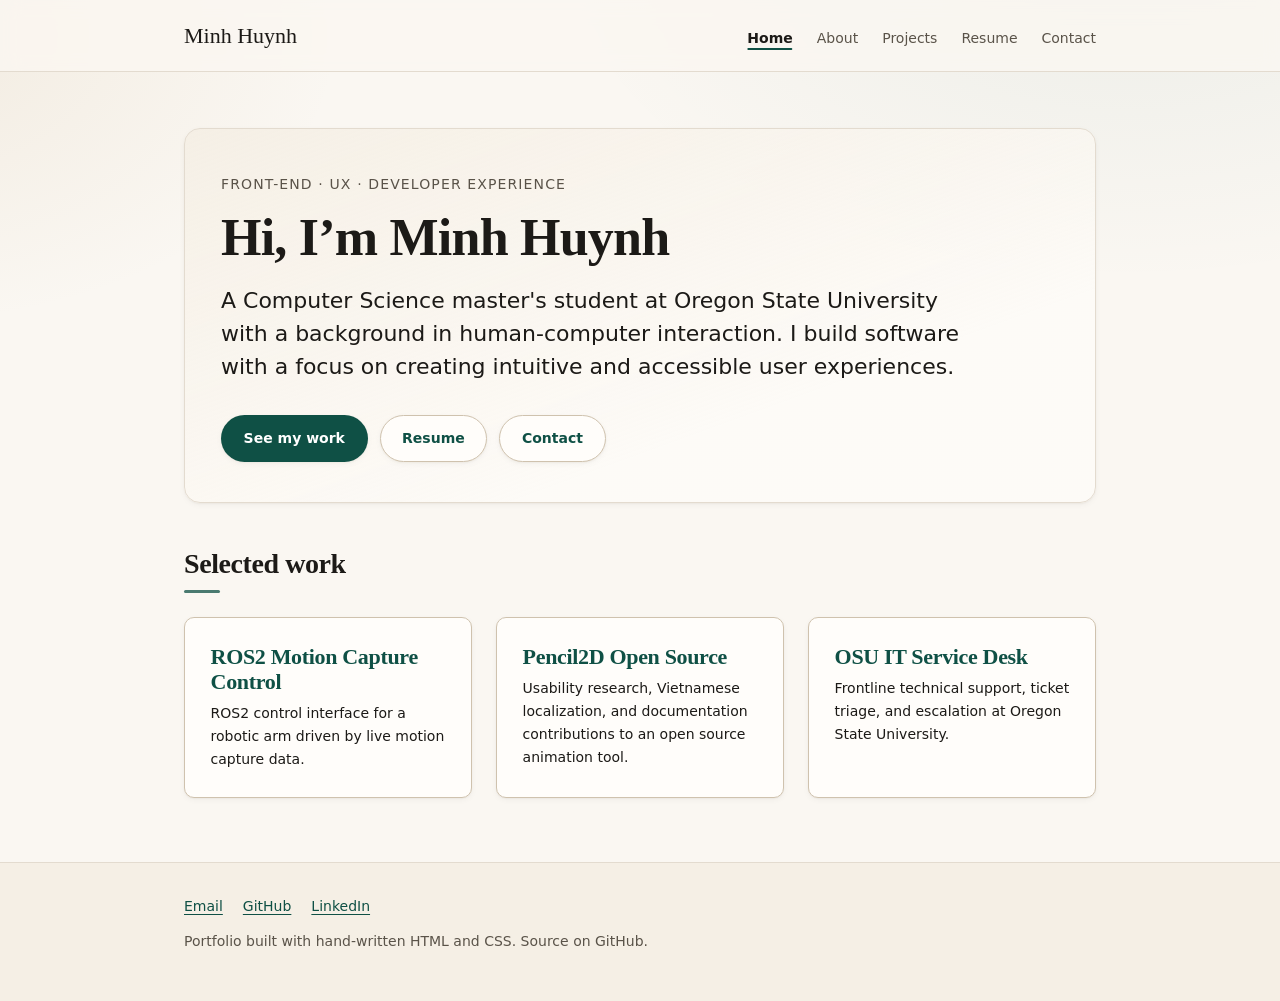
<file: index.html>
<!DOCTYPE html>
<html lang="en">
<head>
<meta charset="utf-8">
<meta name="viewport" content="width=device-width, initial-scale=1">
<title>Minh Huynh | Front-End and UX Portfolio</title>
<meta name="description" content="Portfolio of Minh Huynh, computer science graduate student at Oregon State University.">
<link rel="stylesheet" href="css/style.css">
</head>
<body>
<a class="skip-link" href="#main">Skip to main content</a>

<header class="site-header">
  <div class="wrap header-inner">
        <a class="brand" href="./">Minh Huynh</a>
    <nav aria-label="Main">
      <ul class="nav">
        <li><a href="./" aria-current="page">Home</a></li>
        <li><a href="about/">About</a></li>
        <li><a href="projects/">Projects</a></li>
        <li><a href="resume/">Resume</a></li>
        <li><a href="contact/">Contact</a></li>
      </ul>
    </nav>
  </div>
</header>

<main id="main" tabindex="-1">
  <div class="wrap">
      <header class="hero reveal">
      <p class="eyebrow">Front-end · UX · Developer experience</p>
      <h1>Hi, I&rsquo;m Minh Huynh</h1>
      <p class="lede">A Computer Science master's student at Oregon State University with a background in human-computer interaction. I build software with a focus on creating intuitive and accessible user experiences.</p>
      <p class="cta-row">
        <a class="btn" href="projects/">See my work</a>
        <a class="btn btn-quiet" href="resume/">Resume</a>
        <a class="btn btn-quiet" href="contact/">Contact</a>
      </p>
    </header>

    <section aria-labelledby="featured">
      <h2 id="featured">Selected work</h2>
      <ul class="cards">
        <li class="card reveal">
          <h3><a href="projects/ros2-motion-capture/">ROS2 Motion Capture Control</a></h3>
          <p>ROS2 control interface for a robotic arm driven by live motion capture data.</p>
        </li>
        <li class="card reveal">
          <h3><a href="projects/pencil2d/">Pencil2D Open Source</a></h3>
          <p>Usability research, Vietnamese localization, and documentation contributions to an open source animation tool.</p>
        </li>
        <li class="card reveal">
          <h3><a href="projects/it-service-desk/">OSU IT Service Desk</a></h3>
          <p>Frontline technical support, ticket triage, and escalation at Oregon State University.</p>
        </li>
      </ul>
    </section>
  </div>

</main>

<footer class="site-footer">
  <div class="wrap">
    <p class="footer-links">
      <a href="mailto:huynhmin1003@gmail.com">Email</a>
      <a href="https://github.com/minhhuynh103">GitHub</a>
      <a href="https://www.linkedin.com/in/minhhuynh103/">LinkedIn</a>
    </p>
    <p class="footer-note">Portfolio built with hand-written HTML and CSS. Source on GitHub.</p>
  </div>
</footer>
<script src="js/enhance.js" defer></script>
</body>
</html>
</file>
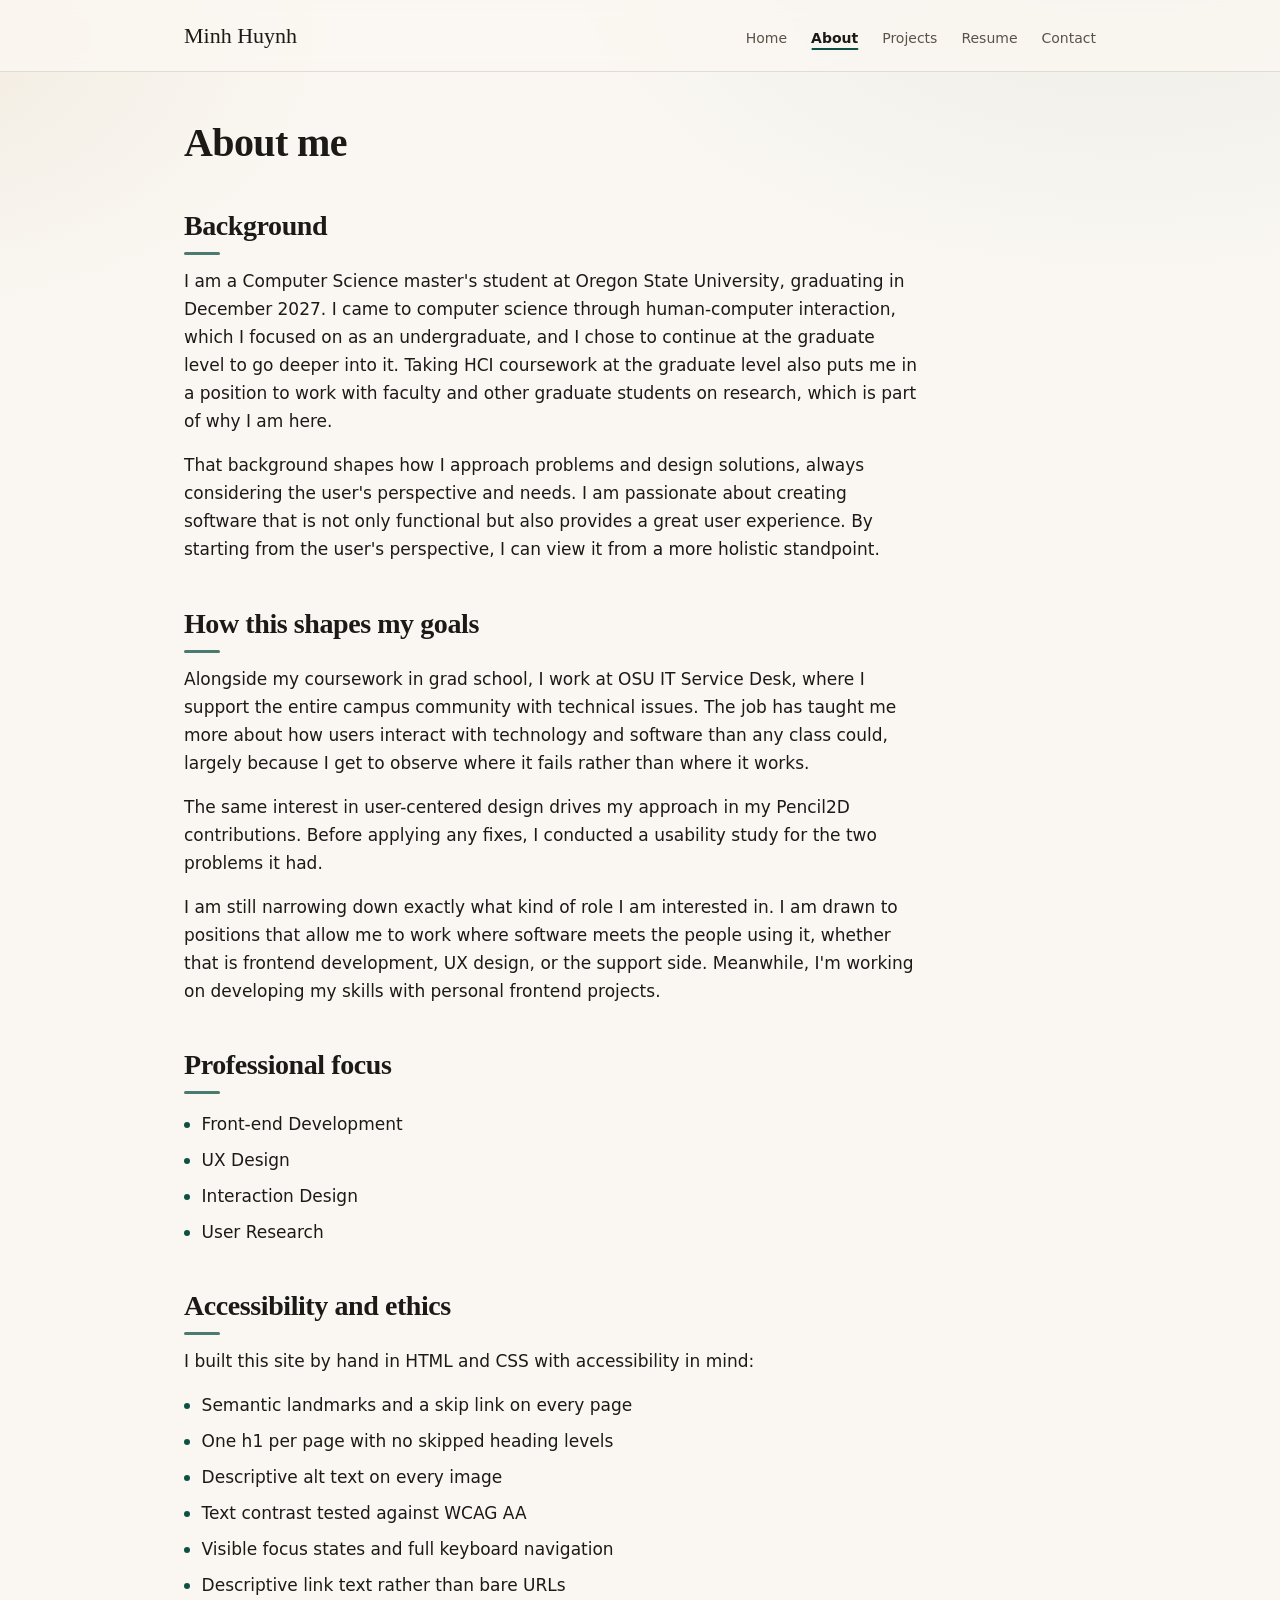
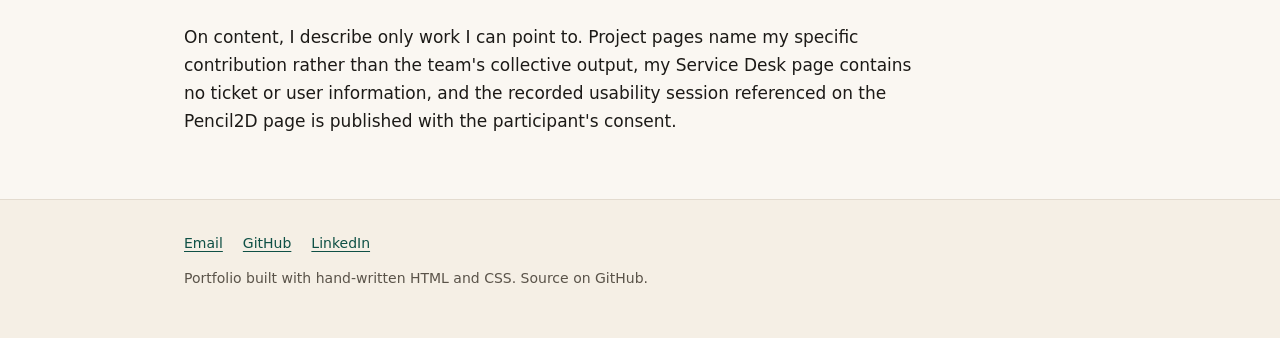
<file: about/index.html>
<!DOCTYPE html>
<html lang="en">
<head>
<meta charset="utf-8">
<meta name="viewport" content="width=device-width, initial-scale=1">
<title>About | Minh Huynh</title>
<meta name="description" content="Background, professional goals, and interests of Minh Huynh.">
<link rel="stylesheet" href="../css/style.css">
</head>
<body>
<a class="skip-link" href="#main">Skip to main content</a>

<header class="site-header">
  <div class="wrap header-inner">
    <a class="brand" href="../">Minh&nbsp;Huynh</a>
    <nav aria-label="Main">
      <ul class="nav">
        <li><a href="../">Home</a></li>
        <li><a href="../about/" aria-current="page">About</a></li>
        <li><a href="../projects/">Projects</a></li>
        <li><a href="../resume/">Resume</a></li>
        <li><a href="../contact/">Contact</a></li>
      </ul>
    </nav>
  </div>
</header>

<main id="main" tabindex="-1">
  <div class="wrap">
    <header class="page-head reveal">
      <h1>About me</h1>
    </header>

    <section class="reveal" aria-labelledby="bio">
      <h2 id="bio">Background</h2>
      <p>I am a Computer Science master's student at Oregon State University, graduating in December 2027. I came to computer science through human-computer interaction, which I focused on as an undergraduate, and I chose to continue at the graduate level to go deeper into it. Taking HCI coursework at the graduate level also puts me in a position to work with faculty and other graduate students on research, which is part of why I am here.</p>
      <p>That background shapes how I approach problems and design solutions, always considering the user's perspective and needs. I am passionate about creating software that is not only functional but also provides a great user experience. By starting from the user's perspective, I can view it from a more holistic standpoint.</p>
    </section>

    <section class="reveal" aria-labelledby="goals">
      <h2 id="goals">How this shapes my goals</h2>
      <p>Alongside my coursework in grad school, I work at OSU IT Service Desk, where I support the entire campus community with technical issues. The job has taught me more about how users interact with technology and software than any class could, largely because I get to observe where it fails rather than where it works.</p>
      <p>The same interest in user-centered design drives my approach in my Pencil2D contributions. Before applying any fixes, I conducted a usability study for the two problems it had.</p>
      <p>I am still narrowing down exactly what kind of role I am interested in. I am drawn to positions that allow me to work where software meets the people using it, whether that is frontend development, UX design, or the support side. Meanwhile, I'm working on developing my skills with personal frontend projects.</p>
    </section>

    <section class="reveal" aria-labelledby="focus">
      <h2 id="focus">Professional focus</h2>
      <ul class="pill-list">
        <li>Front-end Development</li>
        <li>UX Design</li>
        <li>Interaction Design</li>
        <li>User Research</li>
      </ul>
    </section>

    <section class="reveal" aria-labelledby="access">
      <h2 id="access">Accessibility and ethics</h2>
      <p>I built this site by hand in HTML and CSS with accessibility in mind:</p>
      <ul class="pill-list">
        <li>Semantic landmarks and a skip link on every page</li>
        <li>One h1 per page with no skipped heading levels</li>
        <li>Descriptive alt text on every image</li>
        <li>Text contrast tested against WCAG AA</li>
        <li>Visible focus states and full keyboard navigation</li>
        <li>Descriptive link text rather than bare URLs</li>
      </ul>
      <p>On content, I describe only work I can point to. Project pages name my specific contribution rather than the team's collective output, my Service Desk page contains no ticket or user information, and the recorded usability session referenced on the Pencil2D page is published with the participant's consent.</p>
    </section>
  </div>

</main>

<footer class="site-footer">
  <div class="wrap">
    <p class="footer-links">
      <a href="mailto:huynhmin1003@gmail.com">Email</a>
      <a href="https://github.com/minhhuynh103">GitHub</a>
      <a href="https://www.linkedin.com/in/minhhuynh103/">LinkedIn</a>
    </p>
    <p class="footer-note">Portfolio built with hand-written HTML and CSS. Source on GitHub.</p>
  </div>
</footer>
<script src="../js/enhance.js" defer></script>
</body>
</html>
</file>
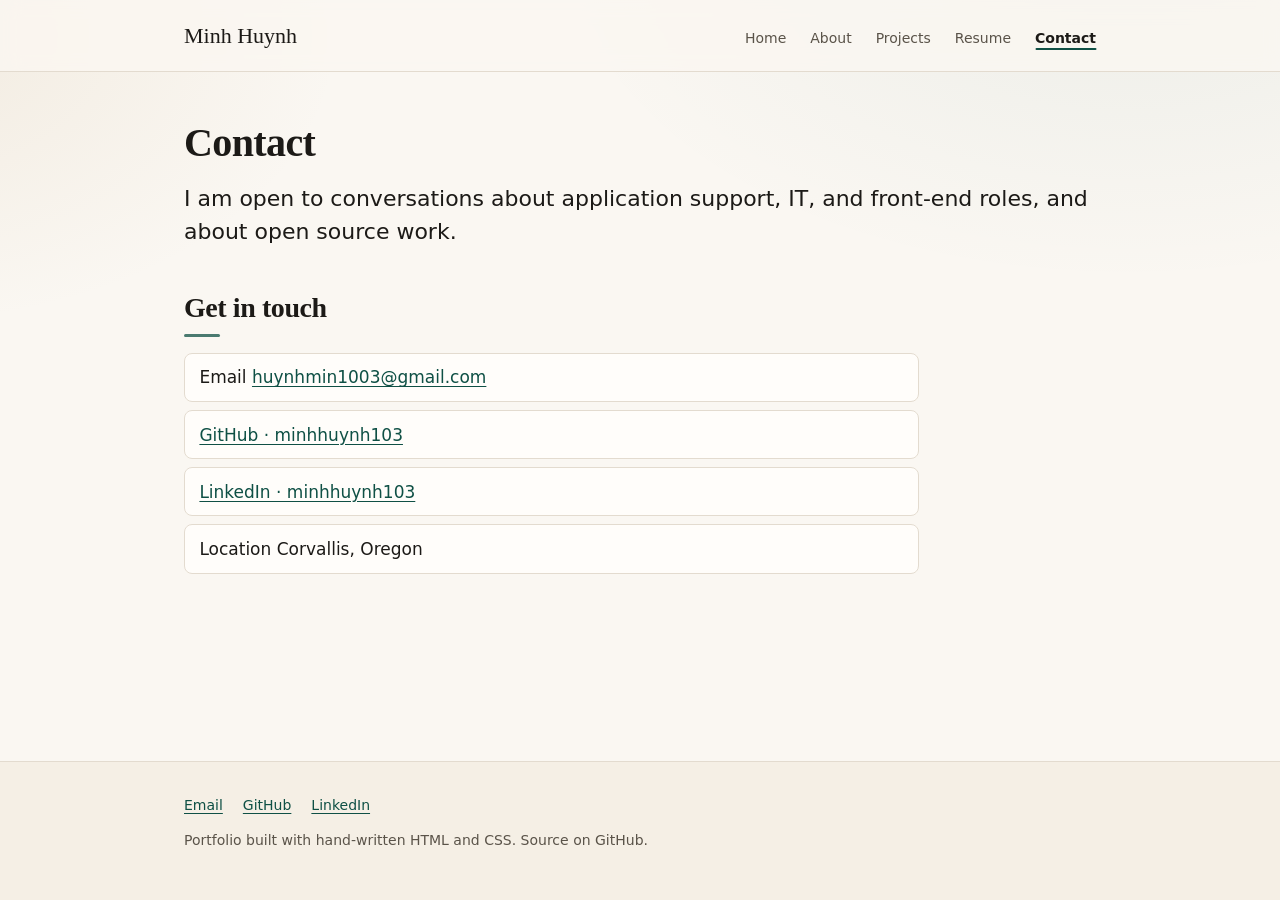
<file: contact/index.html>
<!DOCTYPE html>
<html lang="en">
<head>
<meta charset="utf-8">
<meta name="viewport" content="width=device-width, initial-scale=1">
<title>Contact | Minh Huynh</title>
<meta name="description" content="How to get in touch with Minh Huynh.">
<link rel="stylesheet" href="../css/style.css">
</head>
<body>
<a class="skip-link" href="#main">Skip to main content</a>

<header class="site-header">
  <div class="wrap header-inner">
    <a class="brand" href="../">Minh&nbsp;Huynh</a>
    <nav aria-label="Main">
      <ul class="nav">
        <li><a href="../">Home</a></li>
        <li><a href="../about/">About</a></li>
        <li><a href="../projects/">Projects</a></li>
        <li><a href="../resume/">Resume</a></li>
        <li><a href="../contact/" aria-current="page">Contact</a></li>
      </ul>
    </nav>
  </div>
</header>

<main id="main" tabindex="-1">
  <div class="wrap">
    <header class="page-head reveal">
      <h1>Contact</h1>
      <p class="lede">I am open to conversations about application support, IT, and front-end roles, and about open source work.</p>
    </header>


    <section class="reveal" aria-labelledby="reach">
      <h2 id="reach">Get in touch</h2>
        <ul class="contact-list">
        <li>Email <a href="mailto:huynhmin1003@gmail.com">huynhmin1003@gmail.com</a></li>
        <li><a href="https://github.com/minhhuynh103">GitHub &middot; minhhuynh103</a></li>
        <li><a href="https://www.linkedin.com/in/minhhuynh103/">LinkedIn &middot; minhhuynh103</a></li>
        <li>Location Corvallis, Oregon</li>
      </ul>
    </section>
  </div>

</main>

<footer class="site-footer">
  <div class="wrap">
    <p class="footer-links">

      <a href="mailto:huynhmin1003@gmail.com">Email</a>
      <a href="https://github.com/minhhuynh103">GitHub</a>
      <a href="https://www.linkedin.com/in/minhhuynh103/">LinkedIn</a>
    </p>
    <p class="footer-note">Portfolio built with hand-written HTML and CSS. Source on GitHub.</p>
  </div>
</footer>
<script src="../js/enhance.js" defer></script>
</body>
</html>
</file>
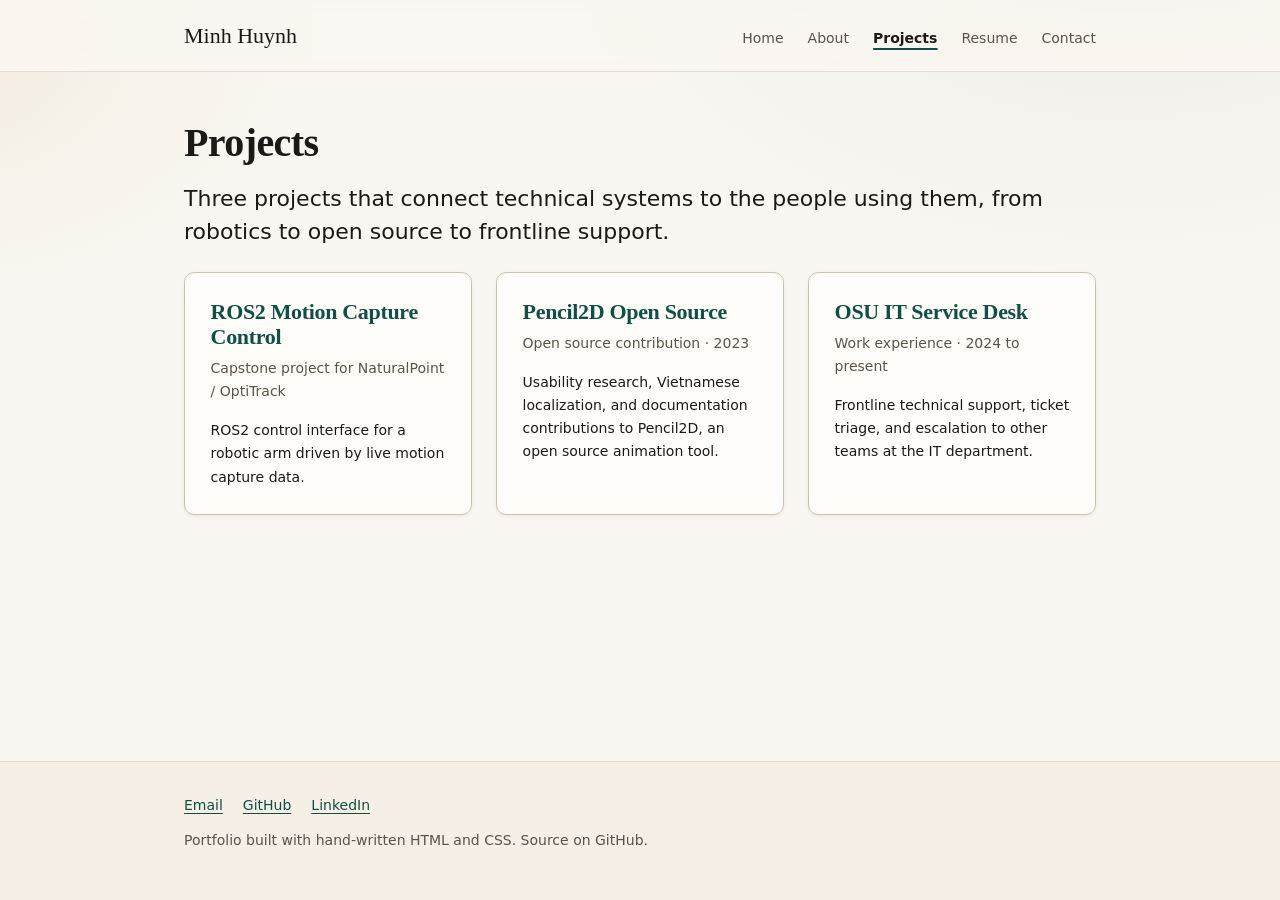
<file: projects/index.html>
<!DOCTYPE html>
<html lang="en">
<head>
<meta charset="utf-8">
<meta name="viewport" content="width=device-width, initial-scale=1">
<title>Projects | Minh Huynh</title>
<meta name="description" content="Selected projects and professional experience.">
<link rel="stylesheet" href="../css/style.css">
</head>
<body>
<a class="skip-link" href="#main">Skip to main content</a>

<header class="site-header">
  <div class="wrap header-inner">
    <a class="brand" href="../">Minh&nbsp;Huynh</a>
    <nav aria-label="Main">
      <ul class="nav">
        <li><a href="../">Home</a></li>
        <li><a href="../about/">About</a></li>
        <li><a href="../projects/" aria-current="page">Projects</a></li>
        <li><a href="../resume/">Resume</a></li>
        <li><a href="../contact/">Contact</a></li>
      </ul>
    </nav>
  </div>
</header>

<main id="main" tabindex="-1">
  <div class="wrap">
    <header class="page-head reveal">
      <h1>Projects</h1>
      <p class="lede">Three projects that connect technical systems to the people using them, from robotics to open source to frontline support.</p>
    </header>

    <section aria-labelledby="all">
      <h2 id="all" class="visually-hidden">All projects</h2>
      <ul class="cards">
        <li class="card reveal">
          <h3><a href="ros2-motion-capture/">ROS2 Motion Capture Control</a></h3>
          <p class="kicker">Capstone project for NaturalPoint / OptiTrack</p>
          <p>ROS2 control interface for a robotic arm driven by live motion capture data.</p>
        </li>
        <li class="card reveal">
          <h3><a href="pencil2d/">Pencil2D Open Source</a></h3>
          <p class="kicker">Open source contribution &middot; 2023</p>
          <p>Usability research, Vietnamese localization, and documentation contributions to Pencil2D, an open source animation tool.</p>
        </li>
        <li class="card reveal">
          <h3><a href="it-service-desk/">OSU IT Service Desk</a></h3>
          <p class="kicker">Work experience &middot; 2024 to present</p>
          <p>Frontline technical support, ticket triage, and escalation to other teams at the IT department.</p>
        </li>
      </ul>
    </section>
  </div>

</main>

<footer class="site-footer">
  <div class="wrap">
    <p class="footer-links">
      <a href="mailto:huynhmin1003@gmail.com">Email</a>
      <a href="https://github.com/minhhuynh103">GitHub</a>
      <a href="https://www.linkedin.com/in/minhhuynh103/">LinkedIn</a>
    </p>
    <p class="footer-note">Portfolio built with hand-written HTML and CSS. Source on GitHub.</p>
  </div>
</footer>
<script src="../js/enhance.js" defer></script>
</body>
</html>
</file>
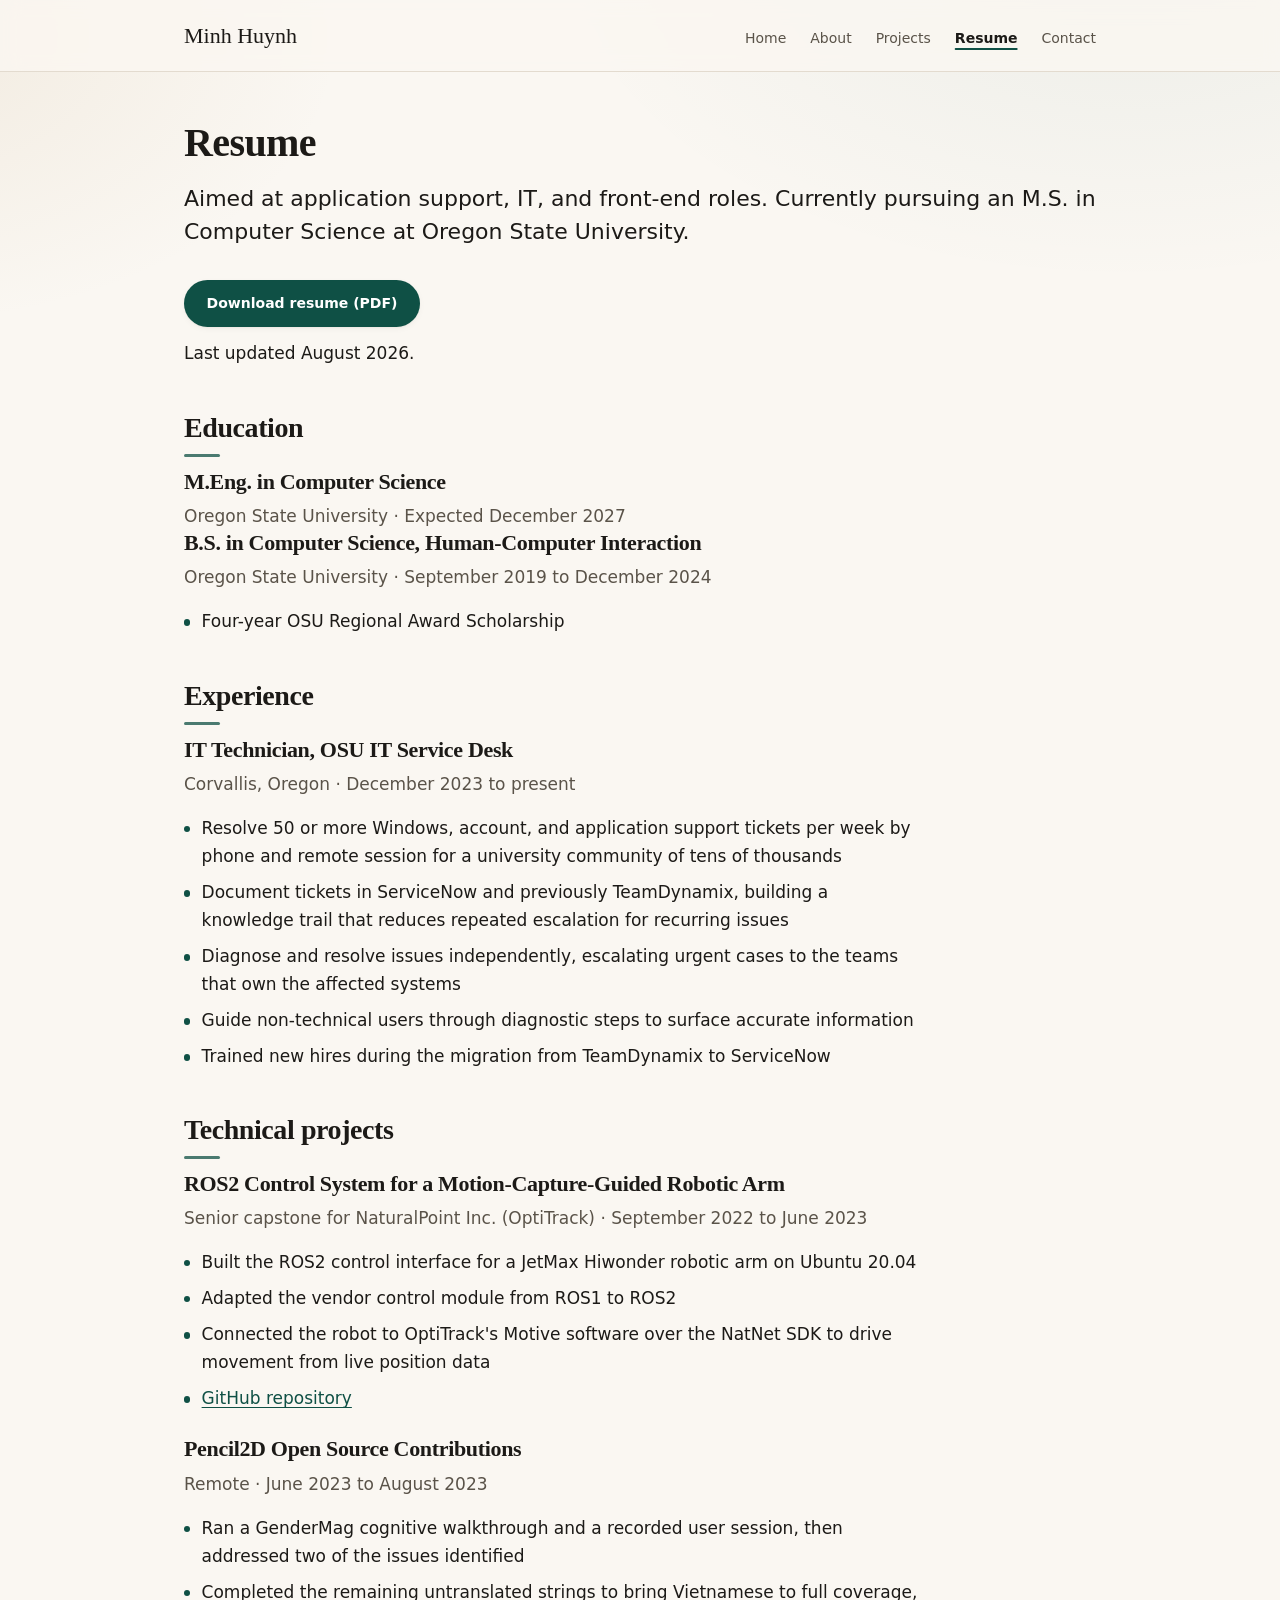
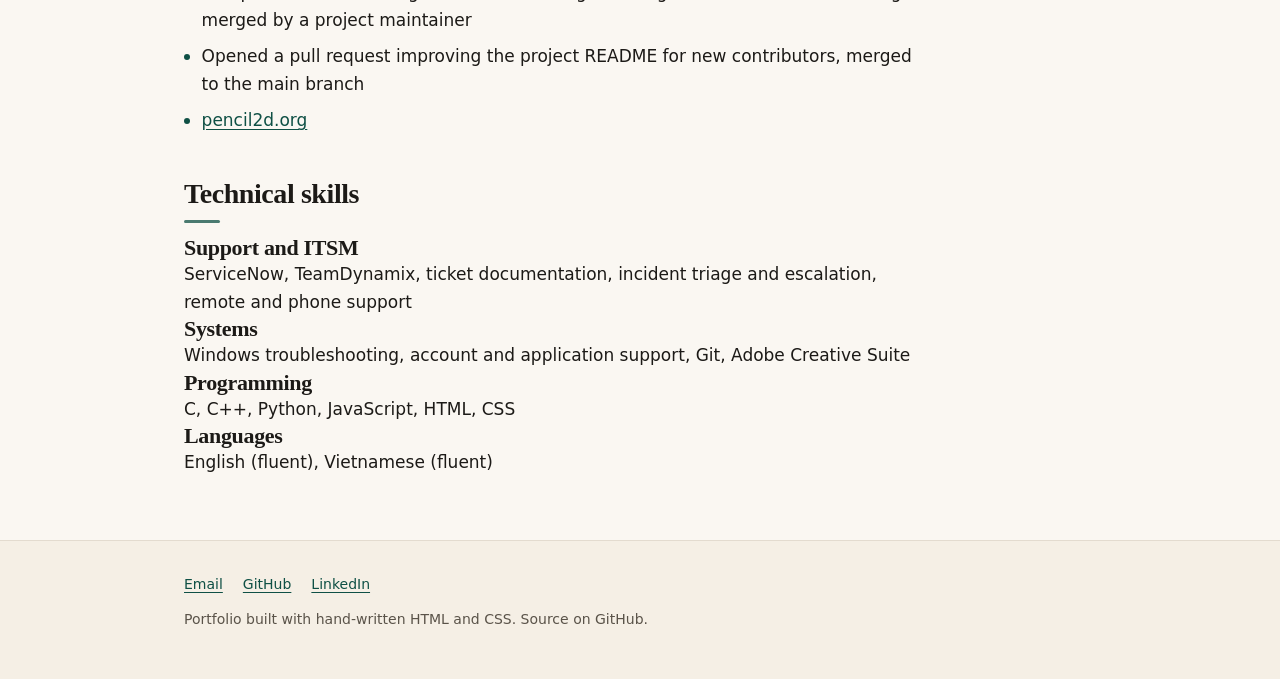
<file: resume/index.html>
<!DOCTYPE html>
<html lang="en">
<head>
<meta charset="utf-8">
<meta name="viewport" content="width=device-width, initial-scale=1">
<title>Resume | Minh Huynh</title>
<meta name="description" content="Resume of Minh Huynh, computer science graduate student at Oregon State University.">
<link rel="stylesheet" href="../css/style.css">
</head>
<body>
<a class="skip-link" href="#main">Skip to main content</a>

<header class="site-header">
  <div class="wrap header-inner">
    <a class="brand" href="../">Minh&nbsp;Huynh</a>
    <nav aria-label="Main">
      <ul class="nav">
        <li><a href="../">Home</a></li>
        <li><a href="../about/">About</a></li>
        <li><a href="../projects/">Projects</a></li>
        <li><a href="../resume/" aria-current="page">Resume</a></li>
        <li><a href="../contact/">Contact</a></li>
      </ul>
    </nav>
  </div>
</header>

<main id="main" tabindex="-1">
  <div class="wrap">
    <header class="page-head reveal">
      <h1>Resume</h1>
      <p class="lede">Aimed at application support, IT, and front-end roles. Currently pursuing an M.S. in Computer Science at Oregon State University.</p>
      <p class="cta-row">
        <a class="btn" href="../assets/minh_resume.pdf">Download resume (PDF)</a>
      </p>
      <p class="footer-note">Last updated August 2026.</p>
    </header>


    <section class="reveal" aria-labelledby="education">
      <h2 id="education">Education</h2>
      <h3>M.Eng. in Computer Science</h3>
      <p class="kicker">Oregon State University &middot; Expected December 2027</p>
      <h3>B.S. in Computer Science, Human-Computer Interaction</h3>
      <p class="kicker">Oregon State University &middot; September 2019 to December 2024</p>
      <ul class="pill-list">
        <li>Four-year OSU Regional Award Scholarship</li>
      </ul>
    </section>

    <section class="reveal" aria-labelledby="experience">
      <h2 id="experience">Experience</h2>
      <h3>IT Technician, OSU IT Service Desk</h3>
      <p class="kicker">Corvallis, Oregon &middot; December 2023 to present</p>
      <ul class="pill-list">
        <li>Resolve 50 or more Windows, account, and application support tickets per week by phone and remote session for a university community of tens of thousands</li>
        <li>Document tickets in ServiceNow and previously TeamDynamix, building a knowledge trail that reduces repeated escalation for recurring issues</li>
        <li>Diagnose and resolve issues independently, escalating urgent cases to the teams that own the affected systems</li>
        <li>Guide non-technical users through diagnostic steps to surface accurate information</li>
        <li>Trained new hires during the migration from TeamDynamix to ServiceNow</li>
      </ul>
    </section>

    <section class="reveal" aria-labelledby="projects-r">
      <h2 id="projects-r">Technical projects</h2>

      <h3>ROS2 Control System for a Motion-Capture-Guided Robotic Arm</h3>
      <p class="kicker">Senior capstone for NaturalPoint Inc. (OptiTrack) &middot; September 2022 to June 2023</p>
      <ul class="pill-list">
        <li>Built the ROS2 control interface for a JetMax Hiwonder robotic arm on Ubuntu 20.04</li>
        <li>Adapted the vendor control module from ROS1 to ROS2</li>
        <li>Connected the robot to OptiTrack's Motive software over the NatNet SDK to drive movement from live position data</li>
        <li><a href="https://github.com/Motive-ROS2/Jetson-Ros2-Packages">GitHub repository</a></li>
      </ul>

      <h3>Pencil2D Open Source Contributions</h3>
      <p class="kicker">Remote &middot; June 2023 to August 2023</p>
      <ul class="pill-list">
        <li>Ran a GenderMag cognitive walkthrough and a recorded user session, then addressed two of the issues identified</li>
        <li>Completed the remaining untranslated strings to bring Vietnamese to full coverage, merged by a project maintainer</li>
        <li>Opened a pull request improving the project README for new contributors, merged to the main branch</li>
        <li><a href="https://www.pencil2d.org/">pencil2d.org</a></li>
      </ul>

    </section>

    <section class="reveal" aria-labelledby="skills-r">
      <h2 id="skills-r">Technical skills</h2>
      <h3>Support and ITSM</h3>
      <p>ServiceNow, TeamDynamix, ticket documentation, incident triage and escalation, remote and phone support</p>
      <h3>Systems</h3>
      <p>Windows troubleshooting, account and application support, Git, Adobe Creative Suite</p>
      <h3>Programming</h3>
      <p>C, C++, Python, JavaScript, HTML, CSS</p>
      <h3>Languages</h3>
      <p>English (fluent), Vietnamese (fluent)</p>
    </section>
  </div>

</main>

<footer class="site-footer">
  <div class="wrap">
    <p class="footer-links">
      <a href="mailto:huynhmin1003@gmail.com">Email</a>
      <a href="https://github.com/minhhuynh103">GitHub</a>
      <a href="https://www.linkedin.com/in/minhhuynh103/">LinkedIn</a>
    </p>
    <p class="footer-note">Portfolio built with hand-written HTML and CSS. Source on GitHub.</p>
  </div>
</footer>
<script src="../js/enhance.js" defer></script>
</body>
</html>
</file>
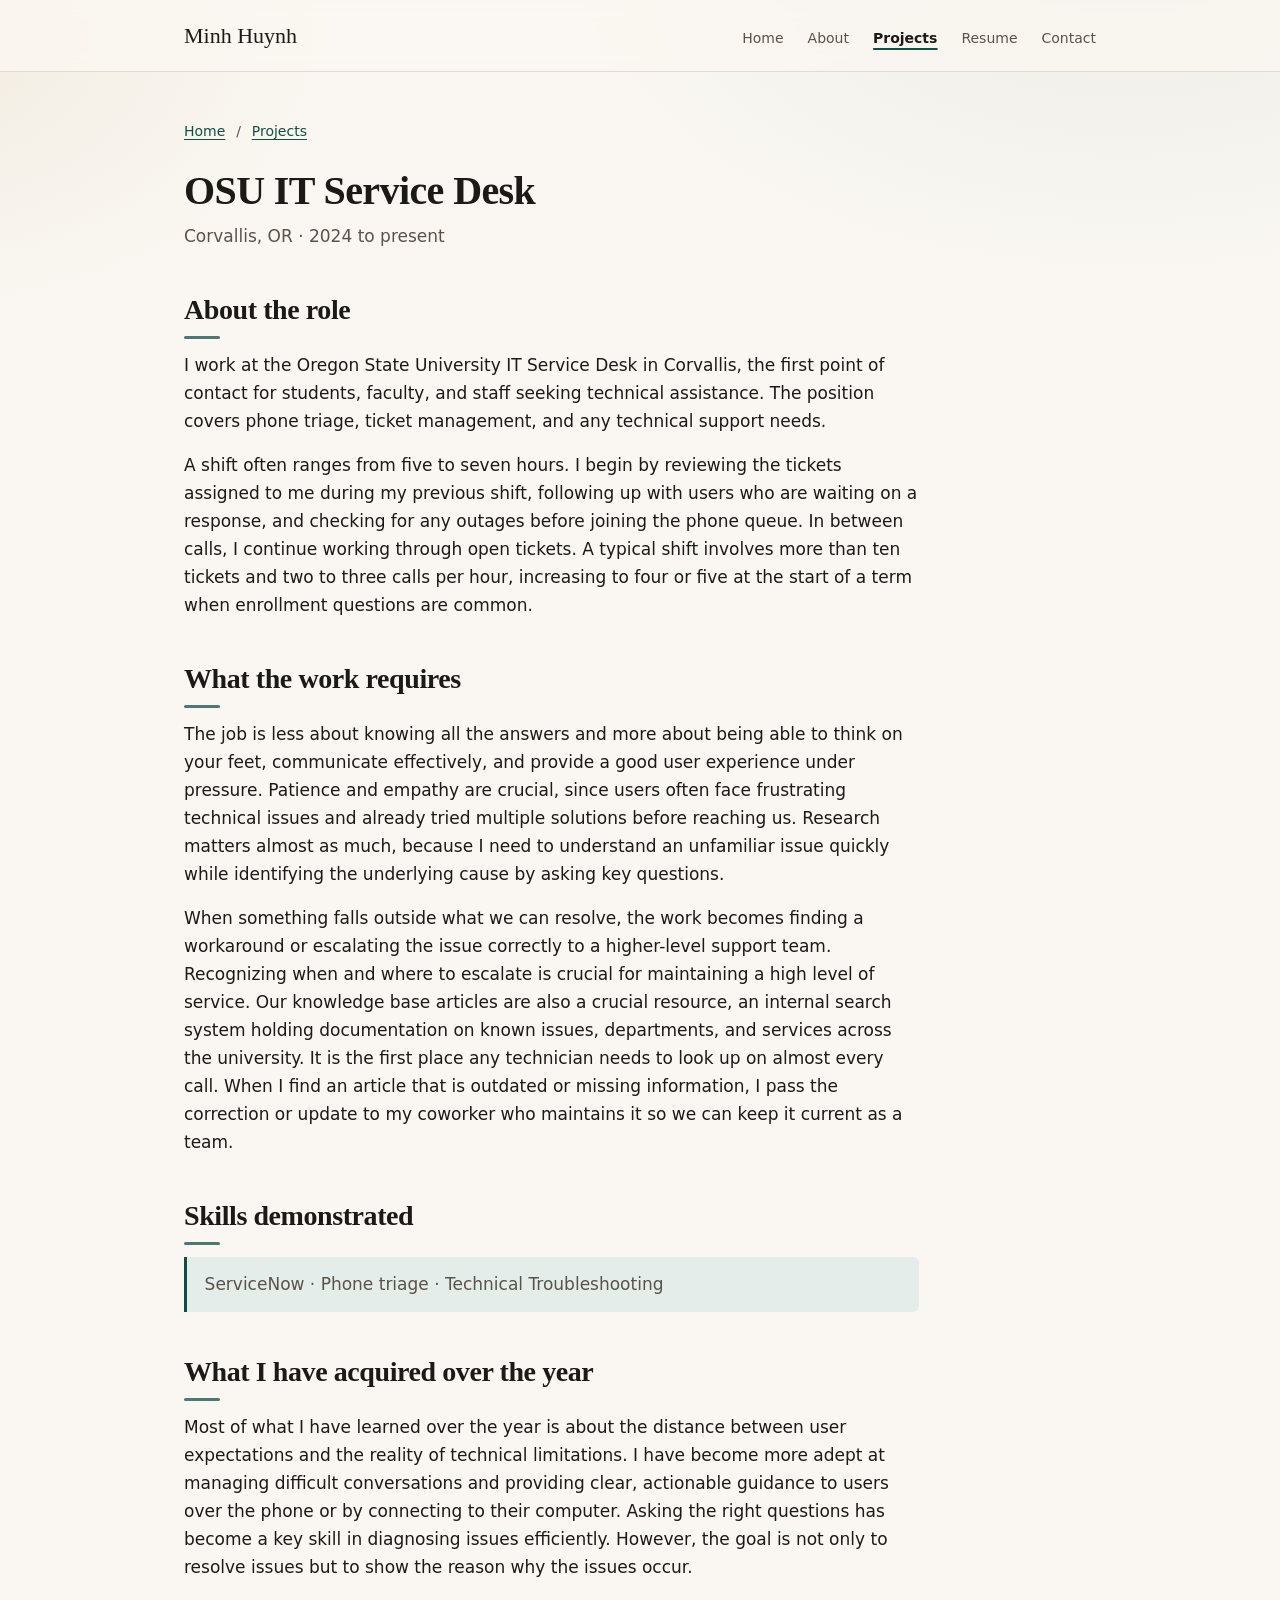
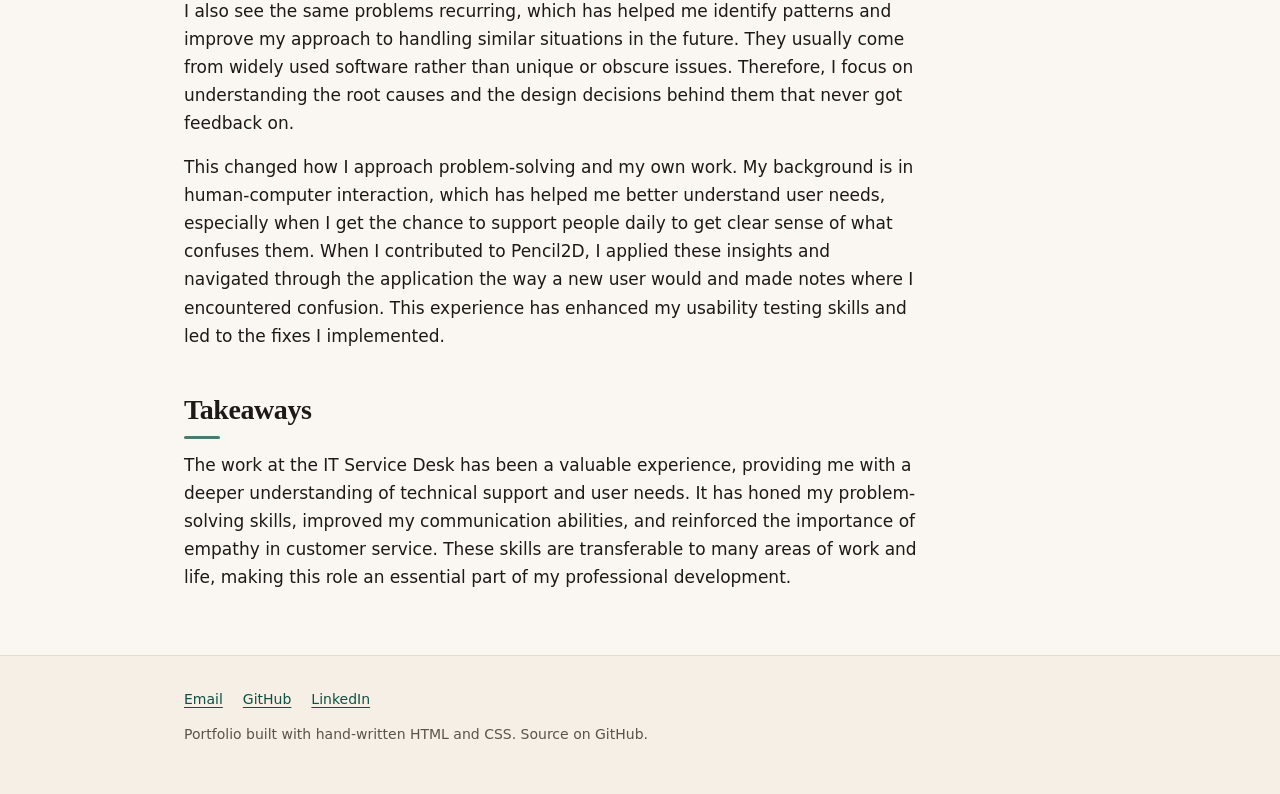
<file: projects/it-service-desk/index.html>
<!DOCTYPE html>
<html lang="en">
<head>
<meta charset="utf-8">
<meta name="viewport" content="width=device-width, initial-scale=1">
<title>OSU IT Service Desk | Minh Huynh</title>
<meta name="description" content="Frontline technical support, ticket triage, and escalation to the correct team at Oregon State University.">
<link rel="stylesheet" href="../../css/style.css">
</head>
<body>
<a class="skip-link" href="#main">Skip to main content</a>

<header class="site-header">
  <div class="wrap header-inner">
    <a class="brand" href="../../">Minh&nbsp;Huynh</a>
    <nav aria-label="Main">
      <ul class="nav">
        <li><a href="../../">Home</a></li>
        <li><a href="../../about/">About</a></li>
        <li><a href="../../projects/" aria-current="page">Projects</a></li>
        <li><a href="../../resume/">Resume</a></li>
        <li><a href="../../contact/">Contact</a></li>
      </ul>
    </nav>
  </div>
</header>

<main id="main" tabindex="-1">
  <div class="wrap">
    <nav class="crumbs" aria-label="Breadcrumb">
      <a href="../../">Home</a> <span aria-hidden="true">/</span> <a href="../">Projects</a>
    </nav>

    <header class="page-head reveal">
      <h1>OSU IT Service Desk</h1>
      <p class="kicker">Corvallis, OR · 2024 to present</p>
    </header>

    <section class="reveal" aria-labelledby="overview">
      <h2 id="overview">About the role</h2>
      <p>I work at the Oregon State University IT Service Desk in Corvallis, the first point of contact for students, faculty, and staff seeking technical assistance. The position covers phone triage, ticket management, and any technical support needs.</p>
      <p>A shift often ranges from five to seven hours. I begin by reviewing the tickets assigned to me during my previous shift, following up with users who are waiting on a response, and checking for any outages before joining the phone queue. In between calls, I continue working through open tickets. A typical shift involves more than ten tickets and two to three calls per hour, increasing to four or five at the start of a term when enrollment questions are common.</p>
    </section>

    <section class="reveal" aria-labelledby="role">
      <h2 id="role">What the work requires</h2>
      <p>The job is less about knowing all the answers and more about being able to think on your feet, communicate effectively, and provide a good user experience under pressure. Patience and empathy are crucial, since users often face frustrating technical issues and already tried multiple solutions before reaching us. Research matters almost as much, because I need to understand an unfamiliar issue quickly while identifying the underlying cause by asking key questions.</p>
      <p>When something falls outside what we can resolve, the work becomes finding a workaround or escalating the issue correctly to a higher-level support team. Recognizing when and where to escalate is crucial for maintaining a high level of service. Our knowledge base articles are also a crucial resource, an internal search system holding documentation on known issues, departments, and services across the university. It is the first place any technician needs to look up on almost every call. When I find an article that is outdated or missing information, I pass the correction or update to my coworker who maintains it so we can keep it current as a team.</p>
    </section>

    <section class="reveal" aria-labelledby="skills">
      <h2 id="skills">Skills demonstrated</h2>
      <p class="skills">ServiceNow · Phone triage · Technical Troubleshooting</p>
    </section>

    <section class="reveal" aria-labelledby="impact">
      <h2 id="impact">What I have acquired over the year</h2>
      <p>Most of what I have learned over the year is about the distance between user expectations and the reality of technical limitations. I have become more adept at managing difficult conversations and providing clear, actionable guidance to users over the phone or by connecting to their computer. Asking the right questions has become a key skill in diagnosing issues efficiently. However, the goal is not only to resolve issues but to show the reason why the issues occur.</p>
      <p>I also see the same problems recurring, which has helped me identify patterns and improve my approach to handling similar situations in the future. They usually come from widely used software rather than unique or obscure issues. Therefore, I focus on understanding the root causes and the design decisions behind them that never got feedback on.</p>
      <p>This changed how I approach problem-solving and my own work. My background is in human-computer interaction, which has helped me better understand user needs, especially when I get the chance to support people daily to get clear sense of what confuses them. When I contributed to Pencil2D, I applied these insights and navigated through the application the way a new user would and made notes where I encountered confusion. This experience has enhanced my usability testing skills and led to the fixes I implemented.</p>
    </section>

    <section class="reveal" aria-labelledby="takeaways">
      <h2 id="takeaways">Takeaways</h2>
      <p>The work at the IT Service Desk has been a valuable experience, providing me with a deeper understanding of technical support and user needs. It has honed my problem-solving skills, improved my communication abilities, and reinforced the importance of empathy in customer service. These skills are transferable to many areas of work and life, making this role an essential part of my professional development.</p>
    </section>
  </div>

</main>

<footer class="site-footer">
  <div class="wrap">
    <p class="footer-links">
      <a href="mailto:huynhmin1003@gmail.com">Email</a>
      <a href="https://github.com/minhhuynh103">GitHub</a>
      <a href="https://www.linkedin.com/in/minhhuynh103/">LinkedIn</a>
    </p>
    <p class="footer-note">Portfolio built with hand-written HTML and CSS. Source on GitHub.</p>
  </div>
</footer>
<script src="../../js/enhance.js" defer></script>
</body>
</html>
</file>
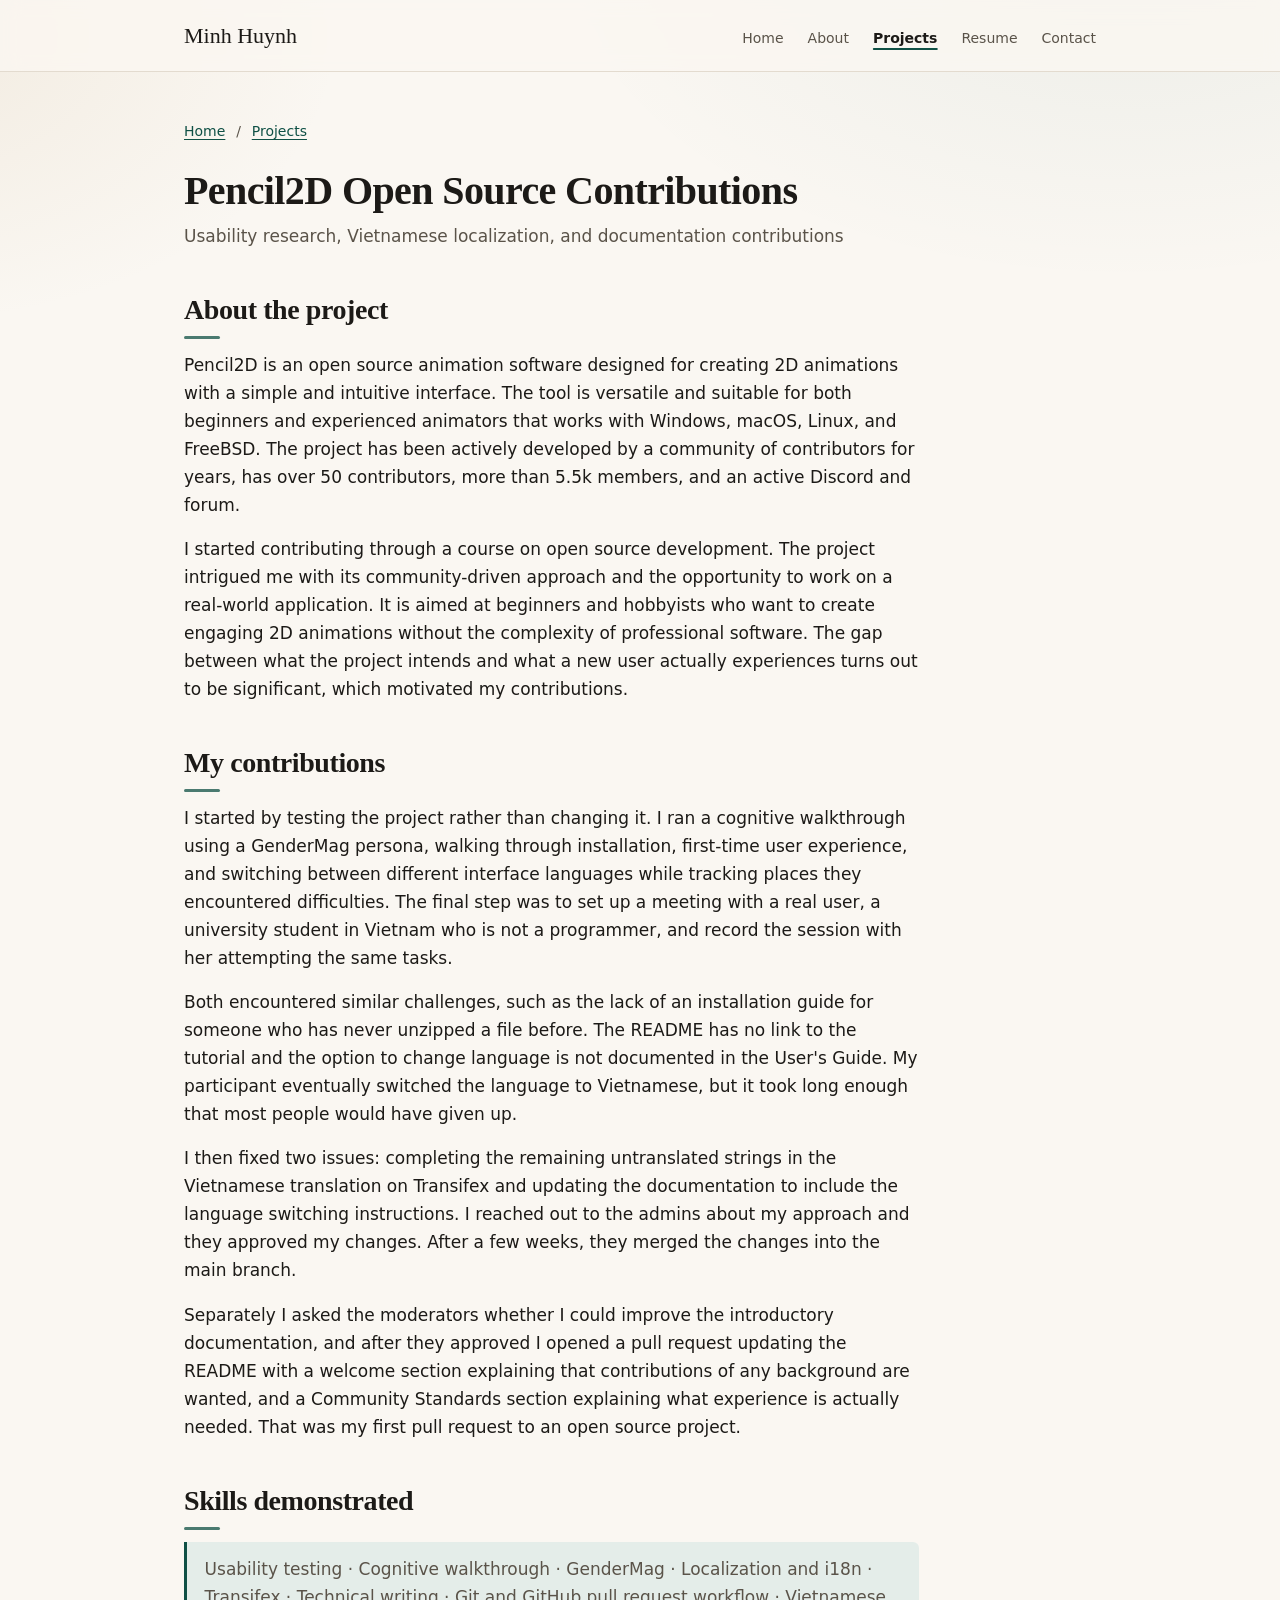
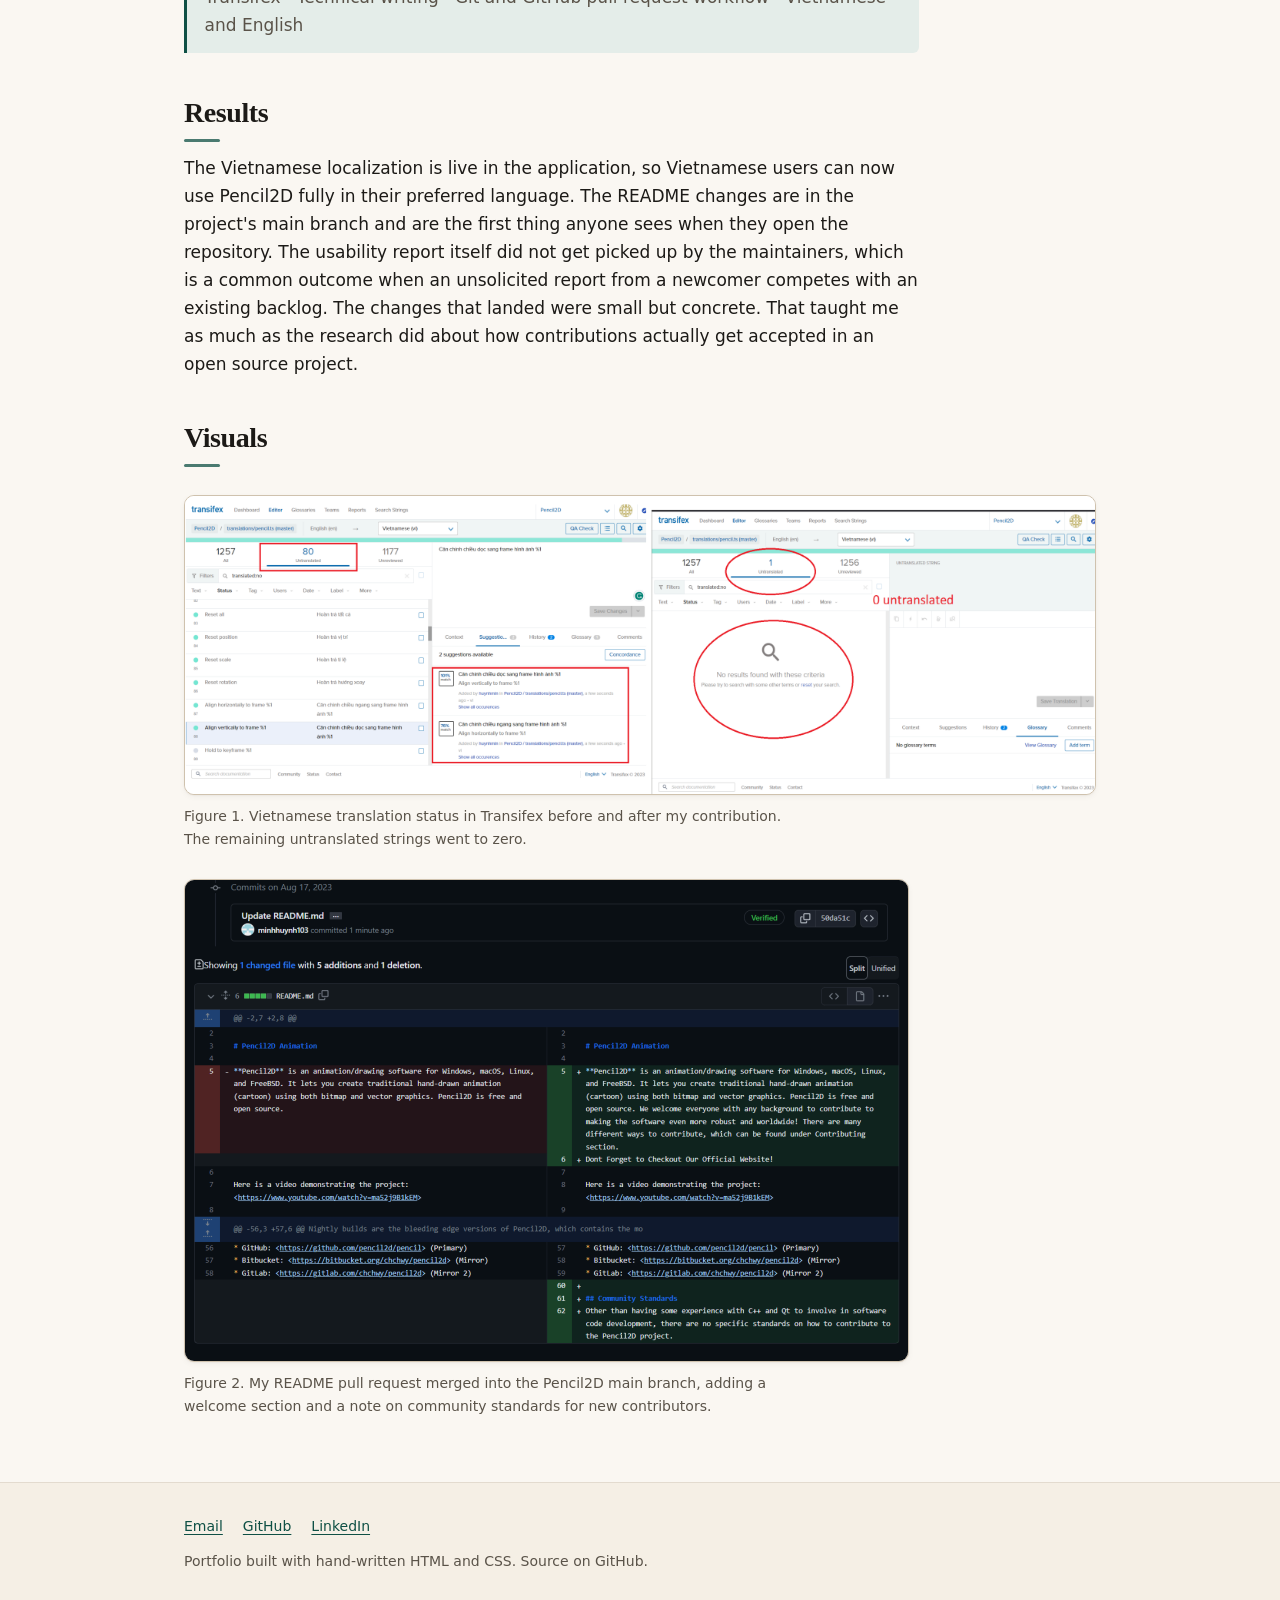
<file: projects/pencil2d/index.html>
<!DOCTYPE html>
<html lang="en">
<head>
<meta charset="utf-8">
<meta name="viewport" content="width=device-width, initial-scale=1">
<title>Pencil2D Open Source Contributions | Minh Huynh</title>
<meta name="description" content="Usability research, Vietnamese localization, and documentation contributions to Pencil2D, an open source animation tool.">
<link rel="stylesheet" href="../../css/style.css">
</head>
<body>
<a class="skip-link" href="#main">Skip to main content</a>

<header class="site-header">
  <div class="wrap header-inner">
    <a class="brand" href="../../">Minh&nbsp;Huynh</a>
    <nav aria-label="Main">
      <ul class="nav">
        <li><a href="../../">Home</a></li>
        <li><a href="../../about/">About</a></li>
        <li><a href="../../projects/" aria-current="page">Projects</a></li>
        <li><a href="../../resume/">Resume</a></li>
        <li><a href="../../contact/">Contact</a></li>
      </ul>
    </nav>
  </div>
</header>

<main id="main" tabindex="-1">
  <div class="wrap">
    <nav class="crumbs" aria-label="Breadcrumb">
      <a href="../../">Home</a> <span aria-hidden="true">/</span> <a href="../">Projects</a>
    </nav>

    <header class="page-head reveal">
      <h1>Pencil2D Open Source Contributions</h1>
      <p class="kicker">Usability research, Vietnamese localization, and documentation contributions</p>
    </header>

    <section class="reveal" aria-labelledby="overview">
      <h2 id="overview">About the project</h2>
      <p>Pencil2D is an open source animation software designed for creating 2D animations with a simple and intuitive interface. The tool is versatile and suitable for both beginners and experienced animators that works with Windows, macOS, Linux, and FreeBSD. The project has been actively developed by a community of contributors for years, has over 50 contributors, more than 5.5k members, and an active Discord and forum.</p>
      <p>I started contributing through a course on open source development. The project intrigued me with its community-driven approach and the opportunity to work on a real-world application. It is aimed at beginners and hobbyists who want to create engaging 2D animations without the complexity of professional software. The gap between what the project intends and what a new user actually experiences turns out to be significant, which motivated my contributions.</p>
    </section>

    <section class="reveal" aria-labelledby="role">
      <h2 id="role">My contributions</h2>
      <p>I started by testing the project rather than changing it. I ran a cognitive walkthrough using a GenderMag persona, walking through installation, first-time user experience, and switching between different interface languages while tracking places they encountered difficulties. The final step was to set up a meeting with a real user, a university student in Vietnam who is not a programmer, and record the session with her attempting the same tasks.</p>
      <p>Both encountered similar challenges, such as the lack of an installation guide for someone who has never unzipped a file before. The README has no link to the tutorial and the option to change language is not documented in the User's Guide. My participant eventually switched the language to Vietnamese, but it took long enough that most people would have given up.</p>
      <p>I then fixed two issues: completing the remaining untranslated strings in the Vietnamese translation on Transifex and updating the documentation to include the language switching instructions. I reached out to the admins about my approach and they approved my changes. After a few weeks, they merged the changes into the main branch.</p>
      <p>Separately I asked the moderators whether I could improve the introductory documentation, and after they approved I opened a pull request updating the README with a welcome section explaining that contributions of any background are wanted, and a Community Standards section explaining what experience is actually needed. That was my first pull request to an open source project.</p>
    </section>

    <section class="reveal" aria-labelledby="skills">
      <h2 id="skills">Skills demonstrated</h2>
      <p class="skills">Usability testing · Cognitive walkthrough · GenderMag · Localization and i18n · Transifex · Technical writing · Git and GitHub pull request workflow · Vietnamese and English</p>
    </section>

    <section class="reveal" aria-labelledby="impact">
      <h2 id="impact">Results</h2>
      <p> The Vietnamese localization is live in the application, so Vietnamese users can now use Pencil2D fully in their preferred language. The README changes are in the project's main branch and are the first thing anyone sees when they open the repository. The usability report itself did not get picked up by the maintainers, which is a common outcome when an unsolicited report from a newcomer competes with an existing backlog. The changes that landed were small but concrete. That taught me as much as the research did about how contributions actually get accepted in an open source project.</p>
    </section>

    <section aria-labelledby="visual">
      <h2 id="visual">Visuals</h2>

      <figure class="reveal">
        <img src="../../assets/img/translate.png"
             alt="Two Transifex screenshots side by side. The left shows 80 untranslated Vietnamese strings. The right shows the same file with none remaining.">
        <figcaption>Figure 1. Vietnamese translation status in Transifex before and after my contribution. The remaining untranslated strings went to zero.</figcaption>
      </figure>

      <figure class="reveal">
        <img src="../../assets/img/pencil-readme.png"
             alt="GitHub diff view of the Pencil2D README showing five added lines. The additions welcome contributors of any background and add a Community Standards section.">
        <figcaption>Figure 2. My README pull request merged into the Pencil2D main branch, adding a welcome section and a note on community standards for new contributors.</figcaption>
      </figure>
    </section>
  </div>

</main>

<footer class="site-footer">
  <div class="wrap">
    <p class="footer-links">
      <a href="mailto:huynhmin1003@gmail.com">Email</a>
      <a href="https://github.com/minhhuynh103">GitHub</a>
      <a href="https://www.linkedin.com/in/minhhuynh103/">LinkedIn</a>
    </p>
    <p class="footer-note">Portfolio built with hand-written HTML and CSS. Source on GitHub.</p>
  </div>
</footer>
<script src="../../js/enhance.js" defer></script>
</body>
</html>
</file>
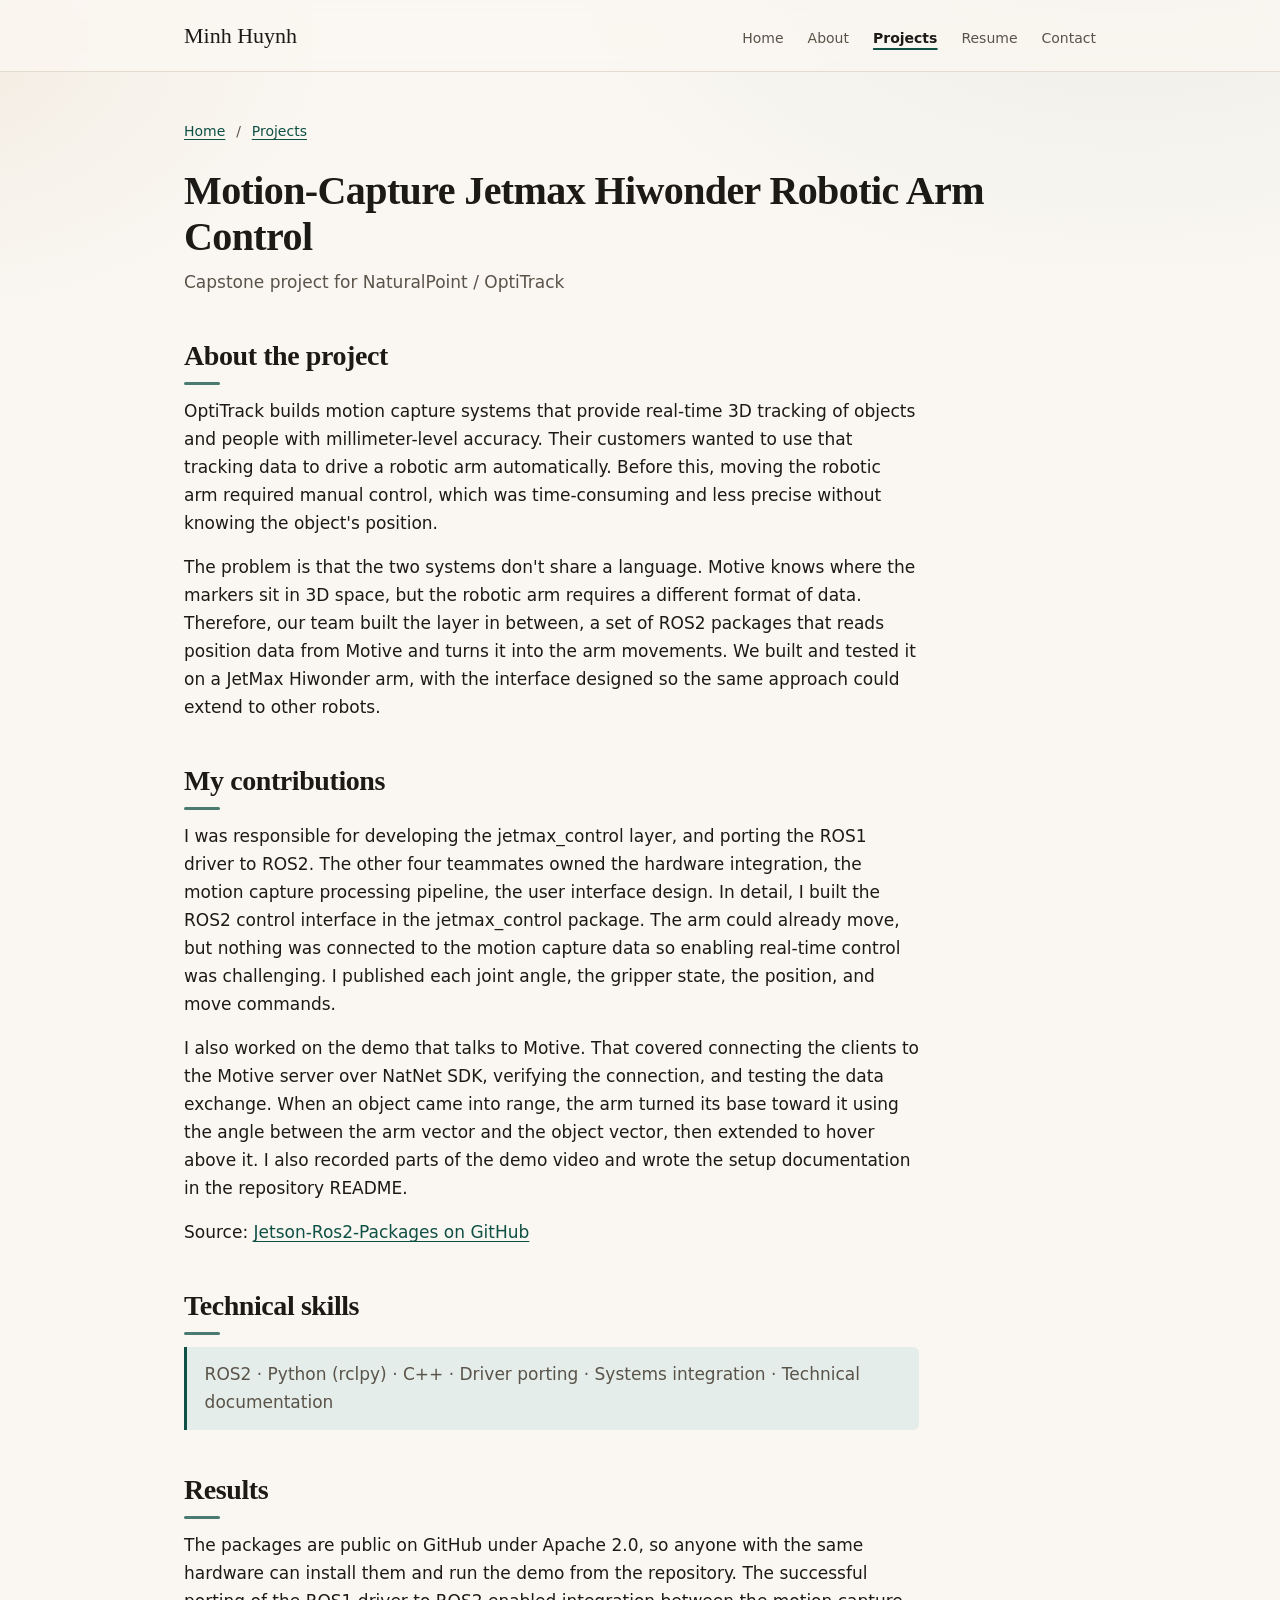
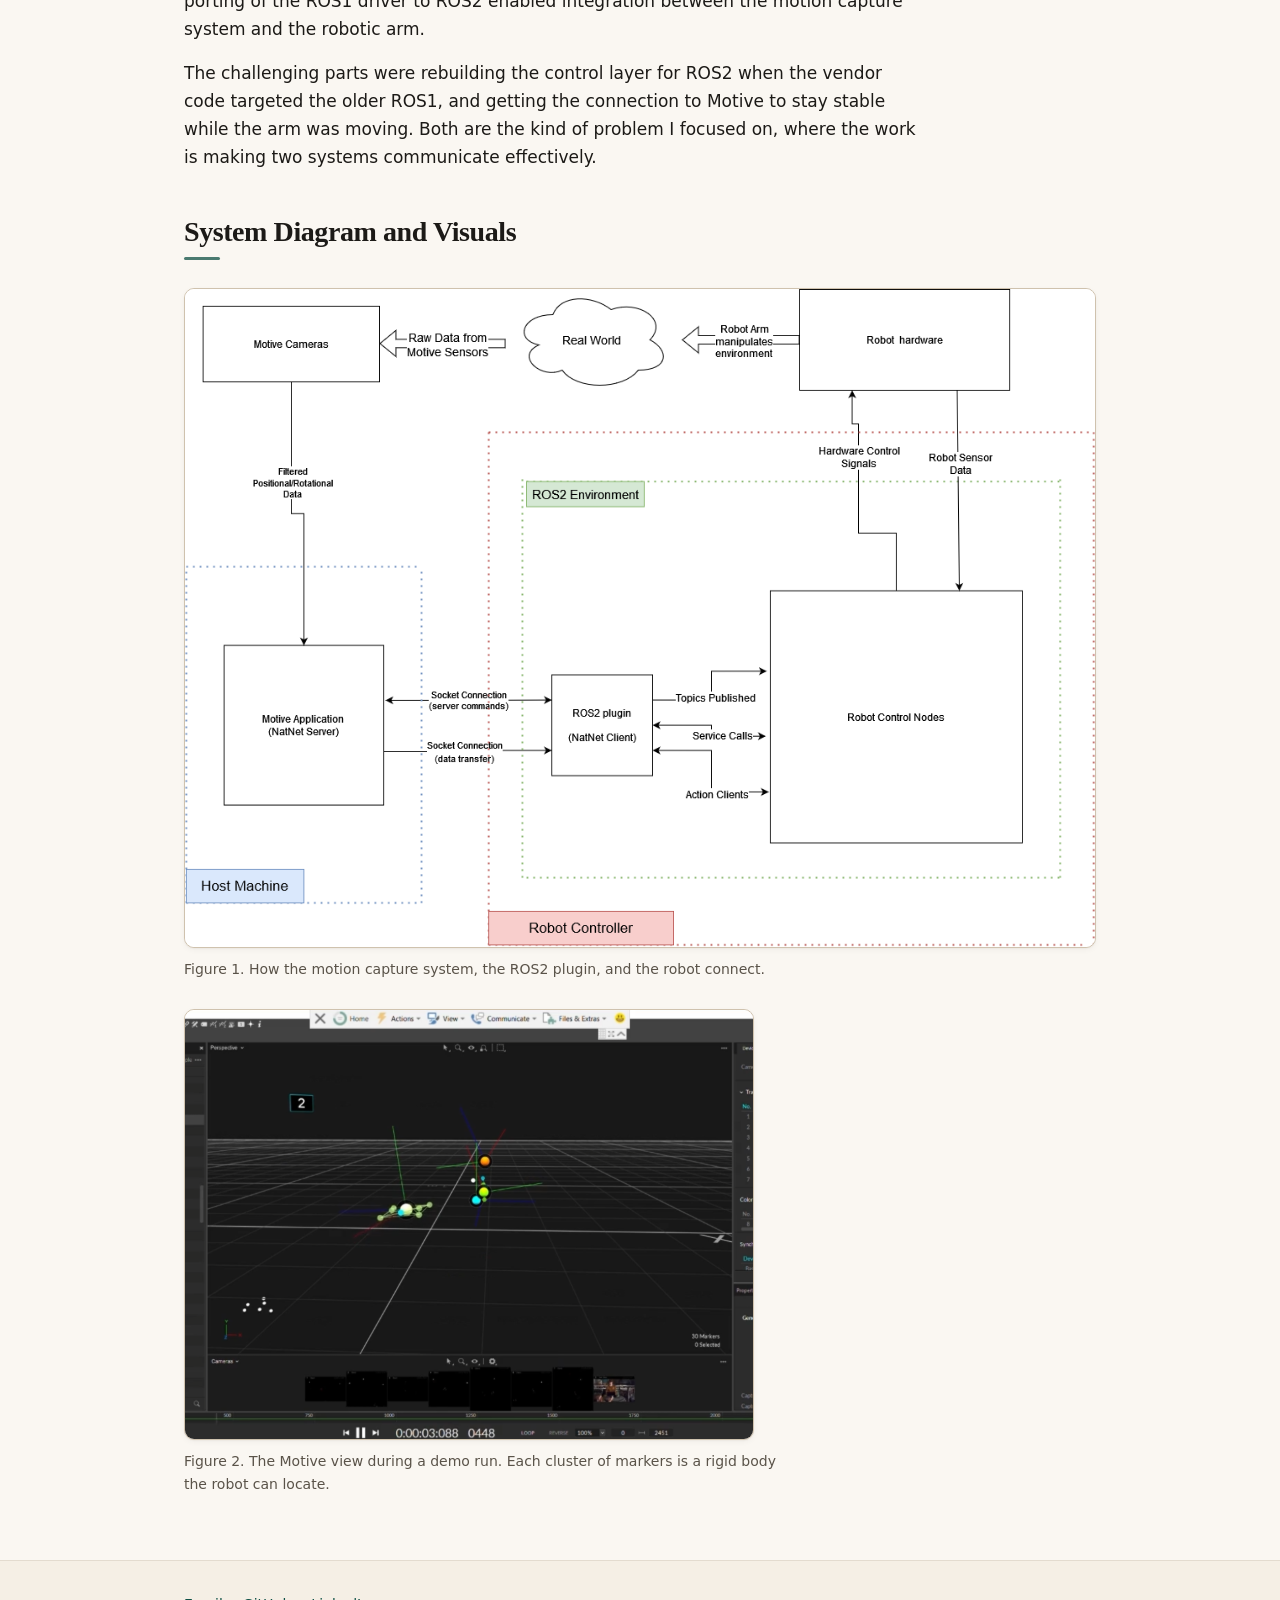
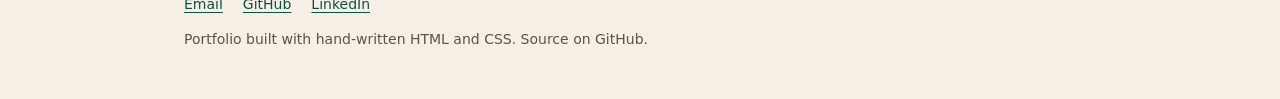
<file: projects/ros2-motion-capture/index.html>
<!DOCTYPE html>
<html lang="en">
<head>
<meta charset="utf-8">
<meta name="viewport" content="width=device-width, initial-scale=1">
<title>Motion-Capture-Guided Robotic Arm Control | Minh Huynh</title>
<meta name="description" content="ROS2 control interface for a robotic arm driven by live motion capture data.">
<link rel="stylesheet" href="../../css/style.css">
</head>
<body>
<a class="skip-link" href="#main">Skip to main content</a>

<header class="site-header">
  <div class="wrap header-inner">
    <a class="brand" href="../../">Minh&nbsp;Huynh</a>
    <nav aria-label="Main">
      <ul class="nav">
        <li><a href="../../">Home</a></li>
        <li><a href="../../about/">About</a></li>
        <li><a href="../../projects/" aria-current="page">Projects</a></li>
        <li><a href="../../resume/">Resume</a></li>
        <li><a href="../../contact/">Contact</a></li>
      </ul>
    </nav>
  </div>
</header>

<main id="main" tabindex="-1">
  <div class="wrap">
    <nav class="crumbs" aria-label="Breadcrumb">
      <a href="../../">Home</a> <span aria-hidden="true">/</span> <a href="../">Projects</a>
    </nav>

    <header class="page-head reveal">
      <h1>Motion-Capture Jetmax Hiwonder Robotic Arm Control</h1>
      <p class="kicker">Capstone project for NaturalPoint / OptiTrack</p>
    </header>

    <section class="reveal" aria-labelledby="overview">
      <h2 id="overview">About the project</h2>
      <p>OptiTrack builds motion capture systems that provide real-time 3D tracking of objects and people with millimeter-level accuracy. Their customers wanted to use that tracking data to drive a robotic arm automatically. Before this, moving the robotic arm required manual control, which was time-consuming and less precise without knowing the object's position.</p>
      <p>The problem is that the two systems don't share a language. Motive knows where the markers sit in 3D space, but the robotic arm requires a different format of data. Therefore, our team built the layer in between, a set of ROS2 packages that reads position data from Motive and turns it into the arm movements. We built and tested it on a JetMax Hiwonder arm, with the interface designed so the same approach could extend to other robots.</p>
    </section>

    <section class="reveal" aria-labelledby="role">
      <h2 id="role">My contributions</h2>
      <p>I was responsible for developing the jetmax_control layer, and porting the ROS1 driver to ROS2. The other four teammates owned the hardware integration, the motion capture processing pipeline, the user interface design. In detail, I built the ROS2 control interface in the jetmax_control package. The arm could already move, but nothing was connected to the motion capture data so enabling real-time control was challenging. I published each joint angle, the gripper state, the position, and move commands.</p>
      <p>I also worked on the demo that talks to Motive. That covered connecting the clients to the Motive server over NatNet SDK, verifying the connection, and testing the data exchange. When an object came into range, the arm turned its base toward it using the angle between the arm vector and the object vector, then extended to hover above it. I also recorded parts of the demo video and wrote the setup documentation in the repository README.</p>
       <p>
        Source:
        <a href="https://github.com/Motive-ROS2/Jetson-Ros2-Packages">Jetson-Ros2-Packages on GitHub</a>
      </p>
    </section>

    <section class="reveal" aria-labelledby="skills">
      <h2 id="skills">Technical skills</h2>
      <p class="skills">ROS2 · Python (rclpy) · C++ · Driver porting · Systems integration · Technical documentation</p>
    </section>

    <section class="reveal" aria-labelledby="impact">
      <h2 id="impact">Results</h2>
      <p>The packages are public on GitHub under Apache 2.0, so anyone with the same hardware can install them and run the demo from the repository. The successful porting of the ROS1 driver to ROS2 enabled integration between the motion capture system and the robotic arm.</p>
      <p>The challenging parts were rebuilding the control layer for ROS2 when the vendor code targeted the older ROS1, and getting the connection to Motive to stay stable while the arm was moving. Both are the kind of problem I focused on, where the work is making two systems communicate effectively.</p>
    </section>

    <section aria-labelledby="visual">
      <h2 id="visual">System Diagram and Visuals</h2>
      <figure class="reveal">
        <img src="../../assets/img/system-overview.png"
             alt="System diagram showing Motive cameras feeding position data to a ROS2 plugin, which passes commands to the robot control nodes.">
        <figcaption>Figure 1. How the motion capture system, the ROS2 plugin, and the robot connect.</figcaption>
      </figure>

       <figure class="reveal">
        <img src="../../assets/img/motive-tracking.png"
             alt="Motive 3D view showing tracked markers on the robot arm and the target object, with camera positions around the volume.">
        <figcaption>Figure 2. The Motive view during a demo run. Each cluster of markers is a rigid body the robot can locate.</figcaption>
      </figure>
    </section>
  </div>

</main>

<footer class="site-footer">
  <div class="wrap">
    <p class="footer-links">
      <a href="mailto:huynhmin1003@gmail.com">Email</a>
      <a href="https://github.com/minhhuynh103">GitHub</a>
      <a href="https://www.linkedin.com/in/minhhuynh103/">LinkedIn</a>
    </p>
    <p class="footer-note">Portfolio built with hand-written HTML and CSS. Source on GitHub.</p>
  </div>
</footer>
<script src="../../js/enhance.js" defer></script>
</body>
</html>
</file>
<file: css/style.css>
/* ============================================================
   Minh Huynh — portfolio stylesheet
   Structure first. Every visual decision lives in the tokens
   below, so you can change the whole look from one block.

   Palette: warm beige paper with a deep green accent.
   All text pairs meet WCAG AA; most meet AAA.
   ============================================================ */

/* --- 1. Design tokens ------------------------------------- */
:root {
  /* Colour. Contrast ratios noted against --bg.
     If you change these, re-check with a contrast checker. */
  --bg:          #faf7f2;   /* warm paper */
  --bg-tint:     #f5efe5;   /* hero wash, quiet bands */
  --surface:     #fffdfa;   /* cards sit above the page */
  --bg-sunk:     #f2ece2;   /* recessed panels */
  --ink:         #1c1a17;   /* body text        16.3:1 */
  --ink-muted:   #5a5349;   /* captions, meta    7.1:1 */
  --accent:      #0f5045;   /* links, emphasis   8.7:1 */
  --accent-hi:   #0a3b33;   /* hover            11.7:1 */
  --accent-soft: #e4ede9;   /* accent-tinted fill */
  --rule:        #e3dbcf;   /* hairline dividers */
  --rule-strong: #cfc2ae;   /* card edges */

  /* Elevation. Warm-tinted shadows, never pure black. */
  --shadow-1: 0 1px 2px rgba(60, 46, 26, 0.05),
              0 2px 6px rgba(60, 46, 26, 0.04);
  --shadow-2: 0 2px 4px rgba(60, 46, 26, 0.06),
              0 10px 24px rgba(60, 46, 26, 0.09);

  /* Type. Swap these two lines to change the whole voice. */
  --font-display: "Iowan Old Style", "Palatino Linotype", Palatino, Georgia, serif;
  --font-body: system-ui, -apple-system, "Segoe UI", Roboto, sans-serif;

  /* Scale */
  --step--1: 0.875rem;
  --step-0:  1.0625rem;
  --step-1:  1.375rem;
  --step-2:  1.75rem;
  --step-3:  2.5rem;
  --step-4:  3.25rem;

  --measure: 68ch;        /* readable line length */
  --wrap: 60rem;
  --gap: 1.5rem;
  --radius: 10px;

  /* Motion. One curve, three speeds, so everything feels related. */
  --ease: cubic-bezier(0.22, 0.61, 0.36, 1);
  --fast: 140ms;
  --mid:  260ms;
  --slow: 620ms;
}

/* --- 2. Reset --------------------------------------------- */
*, *::before, *::after { box-sizing: border-box; }
body, h1, h2, h3, p, ul, ol, figure, blockquote { margin: 0; }
ul { padding: 0; list-style: none; }
img { max-width: 100%; height: auto; display: block; }
html { scroll-behavior: smooth; }

/* --- 3. Base ---------------------------------------------- */
body {
  font-family: var(--font-body);
  font-size: var(--step-0);
  line-height: 1.65;
  color: var(--ink);
  background-color: var(--bg);
  /* Two very soft washes so the page is not a flat block of beige. */
  background-image:
    radial-gradient(58rem 34rem at 88% -6%, rgba(15, 80, 69, 0.06), transparent 62%),
    radial-gradient(46rem 30rem at -8% 4%, rgba(196, 168, 122, 0.15), transparent 60%);
  background-repeat: no-repeat;
  background-attachment: fixed;
  -webkit-font-smoothing: antialiased;
  /* Footer stays pinned to the bottom on short pages. */
  min-height: 100vh;
  display: flex;
  flex-direction: column;
}

h1, h2, h3 {
  font-family: var(--font-display);
  line-height: 1.15;
  font-weight: 600;
  letter-spacing: -0.015em;
}
h1 { font-size: var(--step-3); }
h2 { font-size: var(--step-2); margin-block: 2.75rem 0.75rem; }
h3 { font-size: var(--step-1); }

/* A short accent rule under section headings. Decorative only. */
main h2::after {
  content: "";
  display: block;
  width: 2.25rem;
  height: 3px;
  margin-top: 0.6rem;
  border-radius: 2px;
  background: var(--accent);
  opacity: 0.75;
}
main h2.visually-hidden::after { display: none; }

p, li { max-width: var(--measure); }
p + p { margin-top: 1rem; }

a {
  color: var(--accent);
  text-underline-offset: 0.18em;
  transition: color var(--fast) var(--ease);
}
a:hover { color: var(--accent-hi); }

/* Visible focus. Do not remove. */
:focus-visible {
  outline: 3px solid var(--accent);
  outline-offset: 3px;
  border-radius: 3px;
}

.wrap {
  max-width: var(--wrap);
  margin-inline: auto;
  padding-inline: var(--gap);
}

/* --- 4. Skip link ----------------------------------------- */
.skip-link {
  position: absolute;
  left: -9999px;
  top: 0;
  background: var(--ink);
  color: #fff;
  padding: 0.75rem 1.25rem;
  z-index: 200;
}
.skip-link:focus {
  left: 0;
  color: #fff;
}

/* --- 5. Header and nav ------------------------------------ */
.site-header {
  position: sticky;
  top: 0;
  z-index: 100;
  border-bottom: 1px solid var(--rule);
  padding-block: 1.1rem;
  background: rgba(250, 247, 242, 0.82);
  -webkit-backdrop-filter: saturate(1.4) blur(10px);
  backdrop-filter: saturate(1.4) blur(10px);
  transition: box-shadow var(--mid) var(--ease),
              padding var(--mid) var(--ease),
              background-color var(--mid) var(--ease);
}
/* .is-stuck is added by js/enhance.js once the page scrolls. */
.site-header.is-stuck {
  box-shadow: var(--shadow-1);
  padding-block: 0.7rem;
  background: rgba(250, 247, 242, 0.94);
}
/* No blur support: fall back to an opaque bar so text stays legible. */
@supports not ((backdrop-filter: blur(1px)) or (-webkit-backdrop-filter: blur(1px))) {
  .site-header { background: var(--bg); }
}

.header-inner {
  display: flex;
  flex-wrap: wrap;
  align-items: baseline;
  justify-content: space-between;
  gap: 1rem;
}
.brand {
  font-family: var(--font-display);
  font-size: var(--step-1);
  color: var(--ink);
  text-decoration: none;
  transition: color var(--fast) var(--ease);
}
.brand:hover { color: var(--accent); }

.nav {
  display: flex;
  flex-wrap: wrap;
  gap: 1.5rem;
  font-size: var(--step--1);
}
.nav a {
  position: relative;
  color: var(--ink-muted);
  text-decoration: none;
  padding-block: 0.25rem;
  transition: color var(--fast) var(--ease);
}
/* Underline grows out from the centre on hover. */
.nav a::after {
  content: "";
  position: absolute;
  left: 50%;
  bottom: 0;
  width: 0;
  height: 2px;
  border-radius: 2px;
  background: var(--accent);
  transform: translateX(-50%);
  transition: width var(--mid) var(--ease);
}
.nav a:hover { color: var(--ink); }
.nav a:hover::after { width: 100%; }
/* Current page is marked two ways, not by colour alone. */
.nav a[aria-current="page"] {
  color: var(--ink);
  font-weight: 600;
}
.nav a[aria-current="page"]::after { width: 100%; }

/* --- 6. Page furniture ------------------------------------ */
main { padding-block: 3rem 4rem; flex: 1 0 auto; }
.page-head { margin-bottom: 1rem; }
.crumbs {
  font-size: var(--step--1);
  color: var(--ink-muted);
  margin-bottom: 1.5rem;
}
.crumbs span { padding-inline: 0.4rem; }

.eyebrow {
  font-size: var(--step--1);
  letter-spacing: 0.08em;
  text-transform: uppercase;
  color: var(--ink-muted);
  margin-bottom: 0.75rem;
}
.kicker { color: var(--ink-muted); margin-top: 0.5rem; }
.lede { font-size: var(--step-1); line-height: 1.5; margin-top: 1rem; }
.skills {
  color: var(--ink-muted);
  background: var(--accent-soft);
  border-left: 3px solid var(--accent);
  border-radius: 0 6px 6px 0;
  padding: 0.85rem 1.1rem;
  max-width: var(--measure);
}

/* Hero sits in a soft tinted card so the homepage has a focal point. */
.hero {
  padding: 2.75rem 2.25rem 2.5rem;
  margin-top: 0.5rem;
  background: linear-gradient(160deg, var(--bg-tint), rgba(255, 253, 250, 0.6) 70%);
  border: 1px solid var(--rule);
  border-radius: 16px;
  box-shadow: var(--shadow-1);
}
.hero h1 { font-size: var(--step-4); }
.hero .lede { max-width: 54ch; }

/* --- 7. Buttons ------------------------------------------- */
.cta-row {
  display: flex;
  flex-wrap: wrap;
  gap: 0.75rem;
  margin-top: 2rem;
  max-width: none;
}
.btn {
  display: inline-block;
  padding: 0.7rem 1.35rem;
  background: var(--accent);
  color: #fff;
  text-decoration: none;
  border: 1px solid transparent;
  border-radius: 999px;
  font-size: var(--step--1);
  font-weight: 600;
  box-shadow: var(--shadow-1);
  transition: transform var(--fast) var(--ease),
              box-shadow var(--fast) var(--ease),
              background-color var(--fast) var(--ease),
              color var(--fast) var(--ease);
}
.btn:hover {
  background: var(--accent-hi);
  color: #fff;
  transform: translateY(-2px);
  box-shadow: var(--shadow-2);
}
.btn:active { transform: translateY(0); box-shadow: var(--shadow-1); }
.btn-quiet {
  background: var(--surface);
  color: var(--accent);
  border-color: var(--rule-strong);
}
.btn-quiet:hover {
  background: var(--accent-soft);
  color: var(--accent-hi);
  border-color: var(--accent);
}

/* --- 8. Cards --------------------------------------------- */
.cards {
  display: grid;
  grid-template-columns: repeat(auto-fit, minmax(16rem, 1fr));
  gap: var(--gap);
  margin-top: 1.5rem;
}
.card {
  position: relative;
  max-width: none;
  overflow: hidden;
  background: var(--surface);
  border: 1px solid var(--rule-strong);
  border-radius: var(--radius);
  padding: 1.6rem;
  box-shadow: var(--shadow-1);
  transition: transform var(--mid) var(--ease),
              box-shadow var(--mid) var(--ease),
              border-color var(--mid) var(--ease);
}
/* Accent bar wipes across the top edge on hover. */
.card::before {
  content: "";
  position: absolute;
  inset: 0 auto auto 0;
  height: 3px;
  width: 0;
  background: var(--accent);
  transition: width var(--slow) var(--ease);
}
.card:hover,
.card:focus-within {
  transform: translateY(-4px);
  box-shadow: var(--shadow-2);
  border-color: var(--accent);
}
.card:hover::before,
.card:focus-within::before { width: 100%; }

.card h3 { margin-bottom: 0.5rem; }
.card h3 a { text-decoration: none; }
.card h3 a:hover { text-decoration: underline; }
.card p { font-size: var(--step--1); max-width: none; }
.card .kicker { margin-bottom: 0.5rem; }

/* --- 9. Lists and figures --------------------------------- */
.pill-list, .contact-list { display: grid; gap: 0.5rem; margin-top: 1rem; }
.pill-list li { padding-left: 1.1rem; position: relative; }
.pill-list { margin-bottom: 1.5rem; }
.pill-list li::before {
  content: "";
  position: absolute; left: 0; top: 0.7em;
  width: 0.4rem; height: 0.4rem;
  background: var(--accent);
  border-radius: 50%;
}
.contact-list li {
  background: var(--surface);
  border: 1px solid var(--rule);
  border-radius: 8px;
  padding: 0.6rem 0.9rem;
  transition: border-color var(--fast) var(--ease),
              box-shadow var(--fast) var(--ease);
}
.contact-list li:hover {
  border-color: var(--rule-strong);
  box-shadow: var(--shadow-1);
}

figure { margin-top: 1.75rem; }
figure img {
  border: 1px solid var(--rule-strong);
  border-radius: var(--radius);
  background: var(--surface);
  box-shadow: var(--shadow-1);
  transition: transform var(--mid) var(--ease),
              box-shadow var(--mid) var(--ease);
}
figure:hover img {
  transform: translateY(-3px) scale(1.006);
  box-shadow: var(--shadow-2);
}
figcaption {
  font-size: var(--step--1);
  color: var(--ink-muted);
  margin-top: 0.6rem;
  max-width: var(--measure);
}

/* --- 10. Footer ------------------------------------------- */
.site-footer {
  margin-top: auto;
  border-top: 1px solid var(--rule);
  background: var(--bg-tint);
  padding-block: 2rem 3rem;
  font-size: var(--step--1);
  color: var(--ink-muted);
}
.footer-links { display: flex; flex-wrap: wrap; gap: 1.25rem; max-width: none; }
.footer-note { margin-top: 0.75rem; }

/* --- 11. Utilities ---------------------------------------- */
.visually-hidden {
  position: absolute;
  width: 1px; height: 1px;
  padding: 0; margin: -1px;
  overflow: hidden;
  clip: rect(0 0 0 0);
  white-space: nowrap;
  border: 0;
}

/* --- 12. Reveal on scroll --------------------------------- */
/* Progressive enhancement. Without JS, .reveal never gets .js-reveal
   applied and everything renders visible at full opacity. */
.js-reveal .reveal {
  opacity: 0;
  transform: translateY(18px);
  transition: opacity var(--slow) var(--ease),
              transform var(--slow) var(--ease);
  transition-delay: var(--reveal-delay, 0ms);
  will-change: opacity, transform;
}
.js-reveal .reveal.is-visible {
  opacity: 1;
  transform: none;
}

/* --- 13. Small screens ------------------------------------ */
@media (max-width: 40rem) {
  :root { --step-3: 2rem; --step-4: 2.35rem; --step-2: 1.5rem; }
  .header-inner { flex-direction: column; align-items: flex-start; }
  .nav { gap: 1rem 1.1rem; }
  main { padding-block: 2rem 3rem; }
  .site-header { position: static; }
  .hero { padding: 1.75rem 1.25rem 2rem; border-radius: 12px; }
}

/* --- 14. Preferences and print ---------------------------- */
@media (prefers-reduced-motion: reduce) {
  html { scroll-behavior: auto; }
  *, *::before, *::after {
    animation-duration: 0.01ms !important;
    transition-duration: 0.01ms !important;
    animation-iteration-count: 1 !important;
  }
  /* Never leave revealed content hidden if motion is off. */
  .js-reveal .reveal { opacity: 1 !important; transform: none !important; }
  .card:hover, .btn:hover, figure:hover img { transform: none !important; }
}

@media (prefers-contrast: more) {
  :root { --rule: #b9a88e; --rule-strong: #8a7d6a; --ink-muted: #4a443b; }
}

@media print {
  .site-header, .site-footer, .skip-link, .cta-row { display: none; }
  body { color: #000; background: #fff; }
  .hero, .card, figure img { box-shadow: none; border: 1px solid #999; }
  .js-reveal .reveal { opacity: 1 !important; transform: none !important; }
  a::after { content: " (" attr(href) ")"; font-size: 0.85em; }
}
</file>
